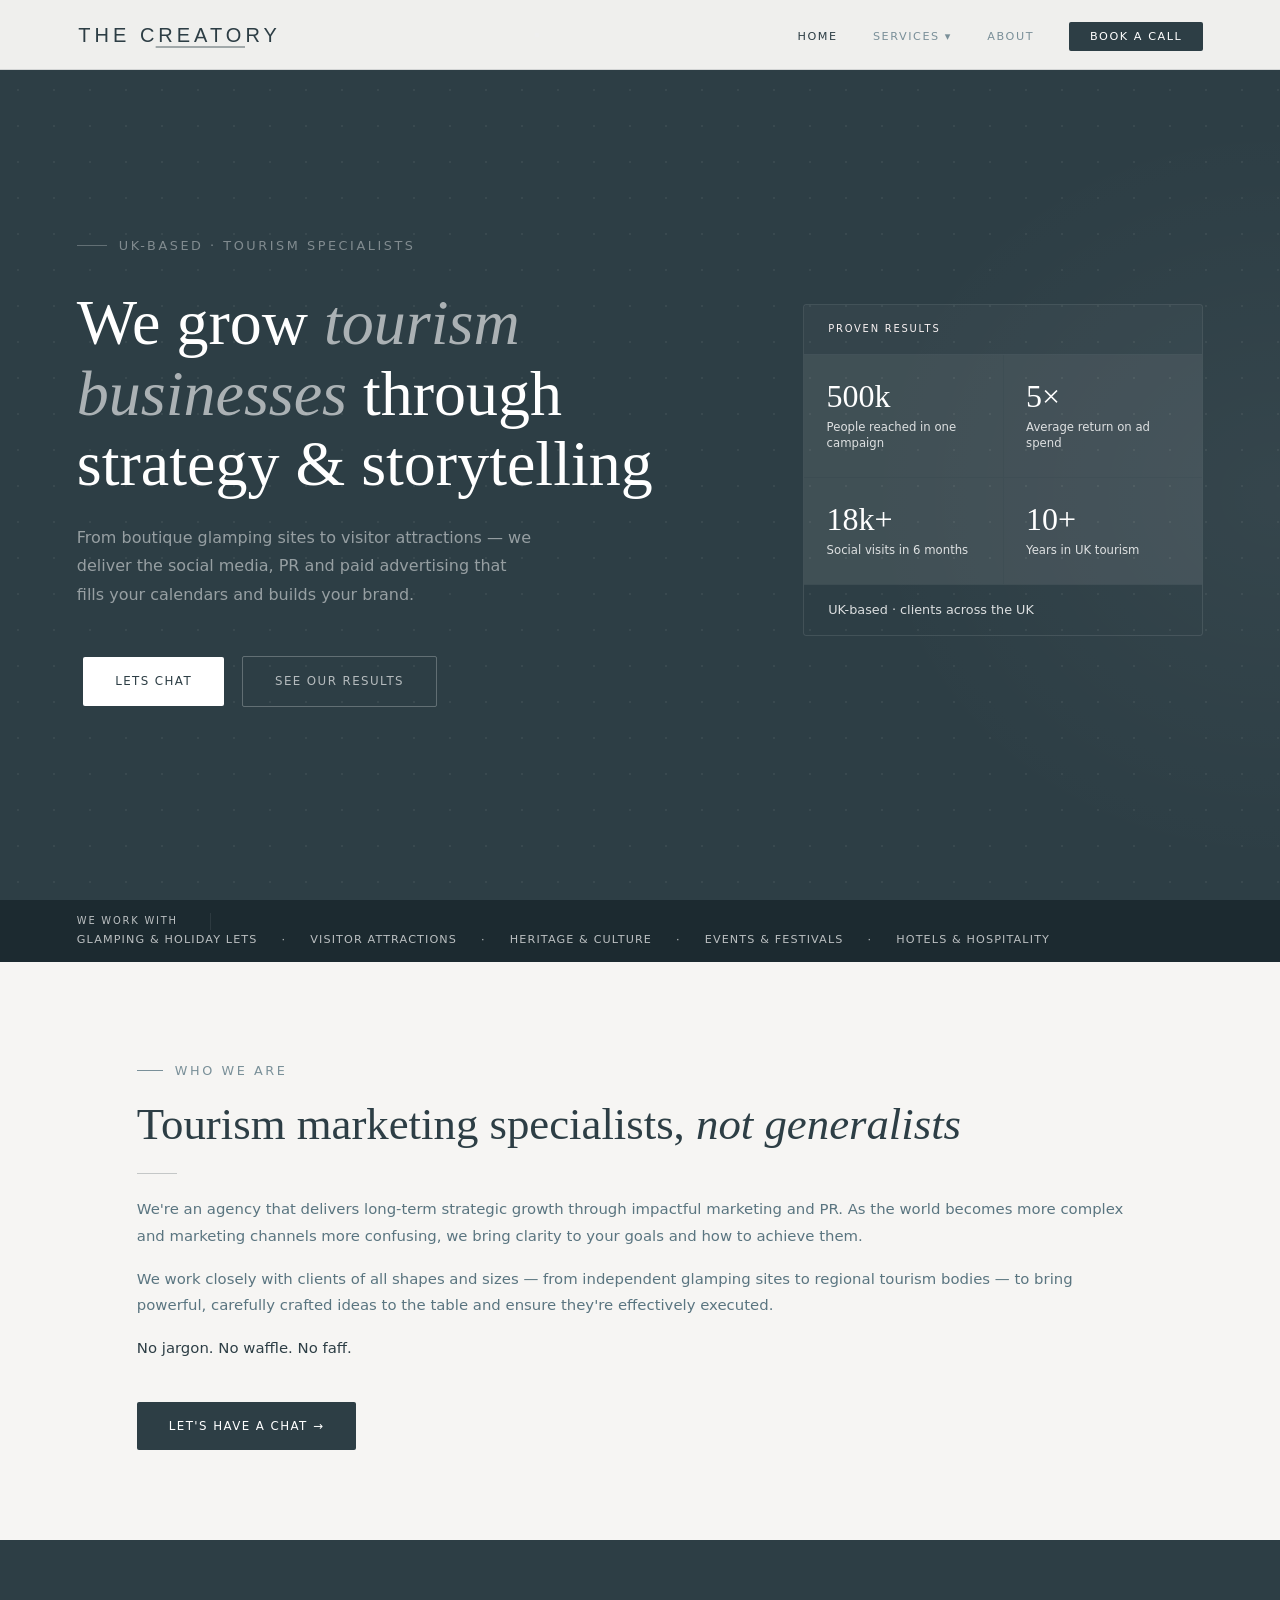
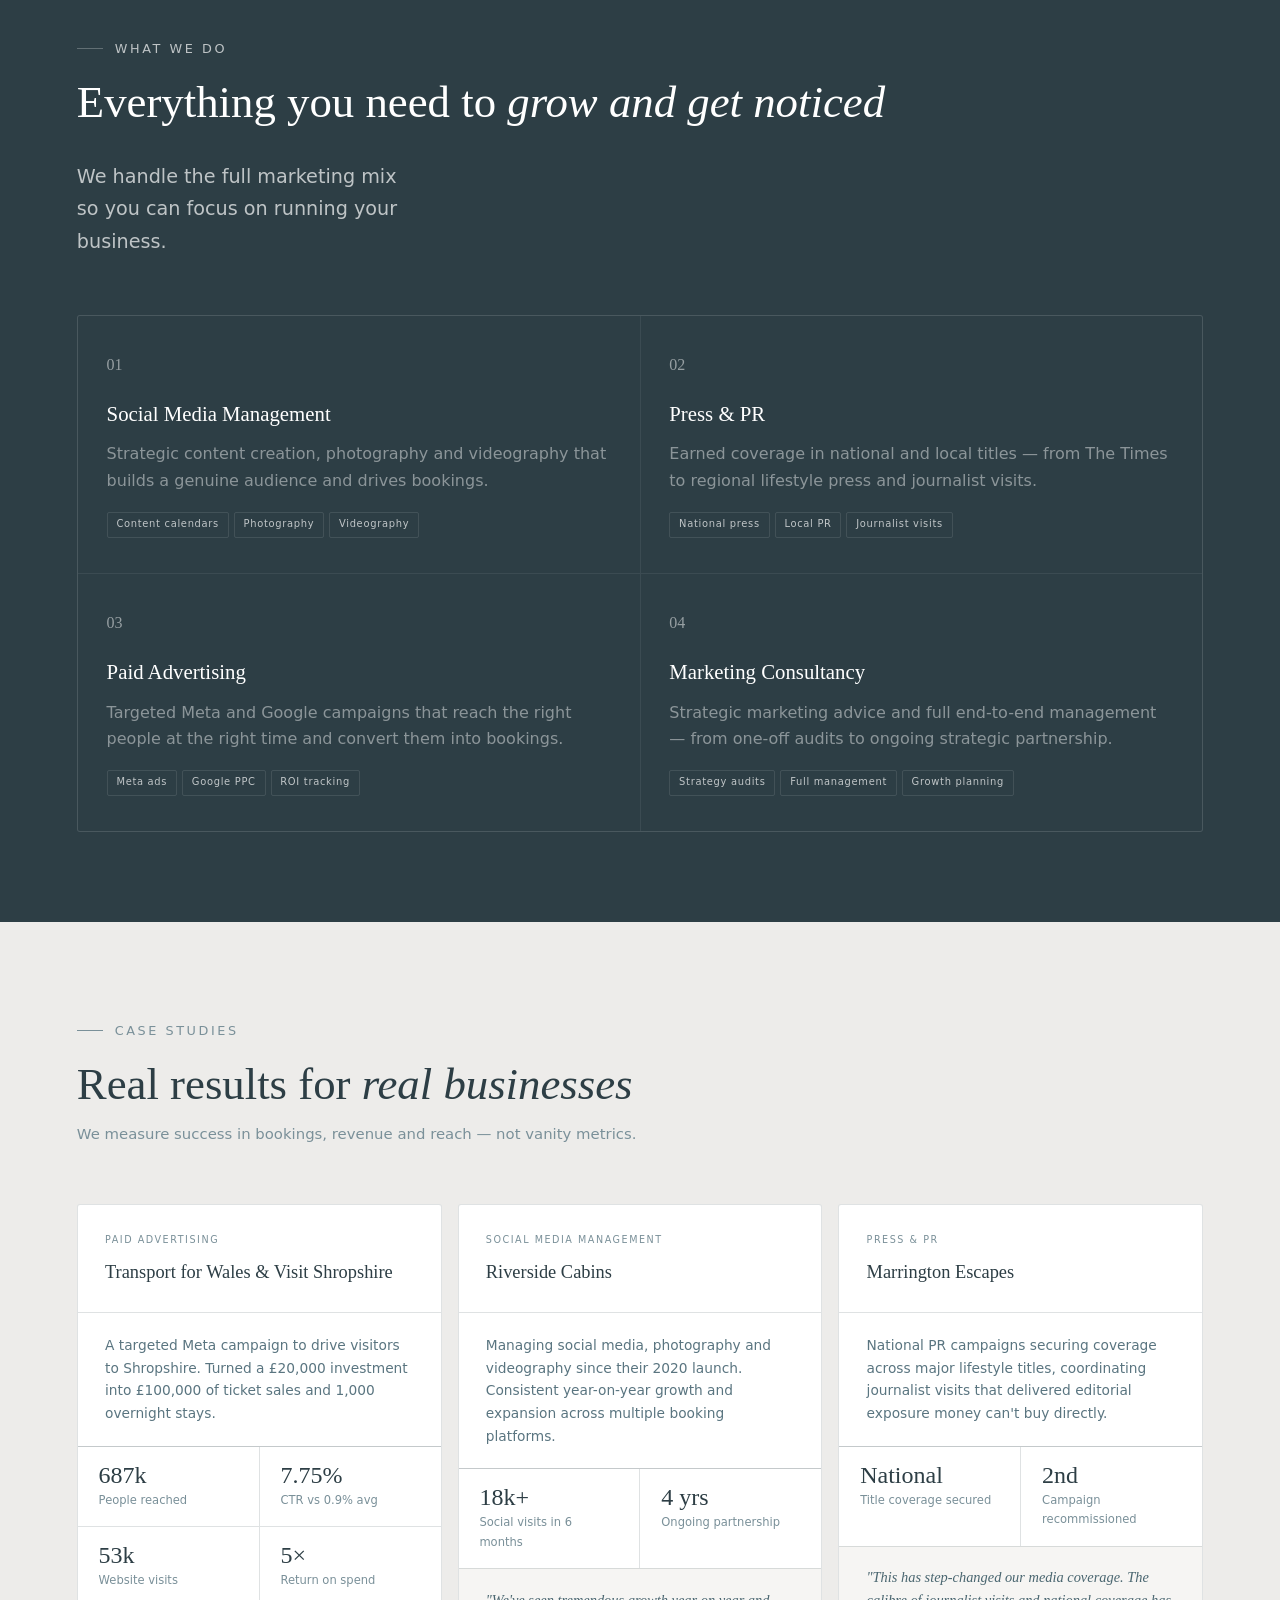
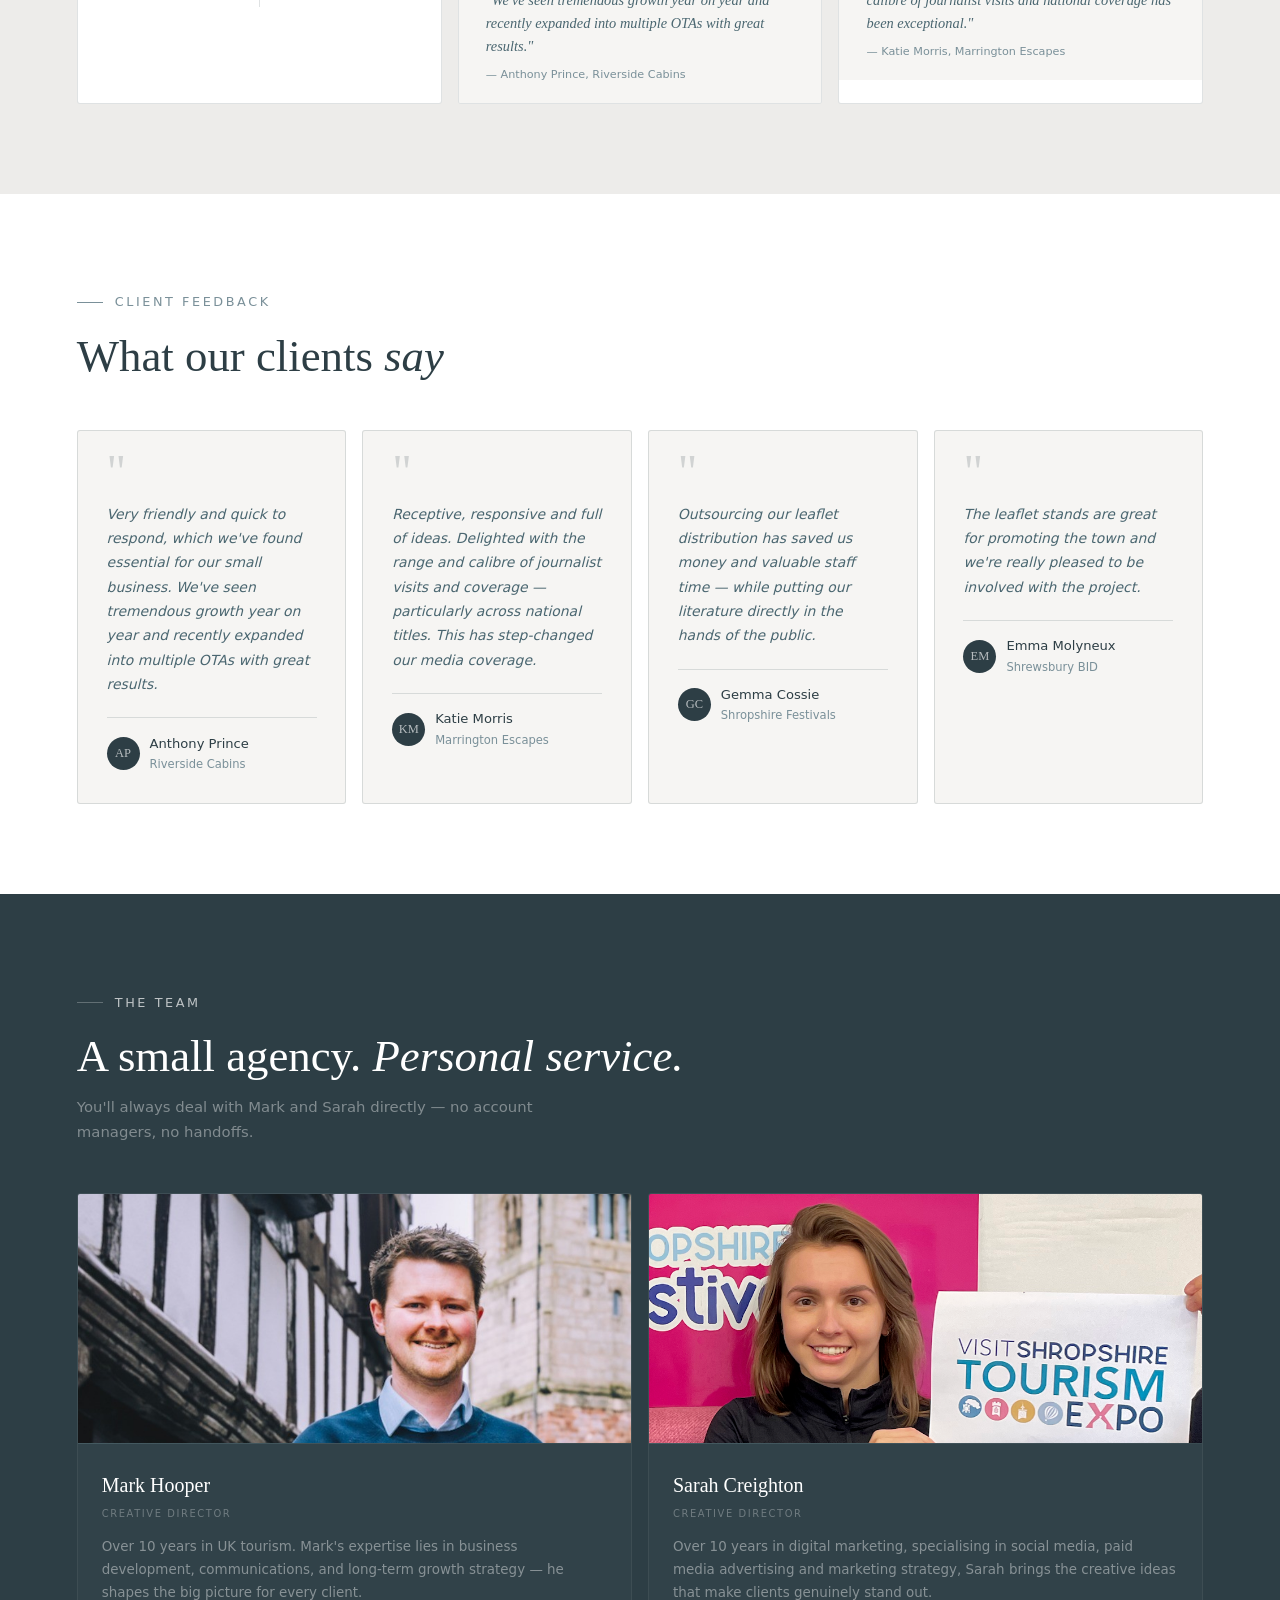
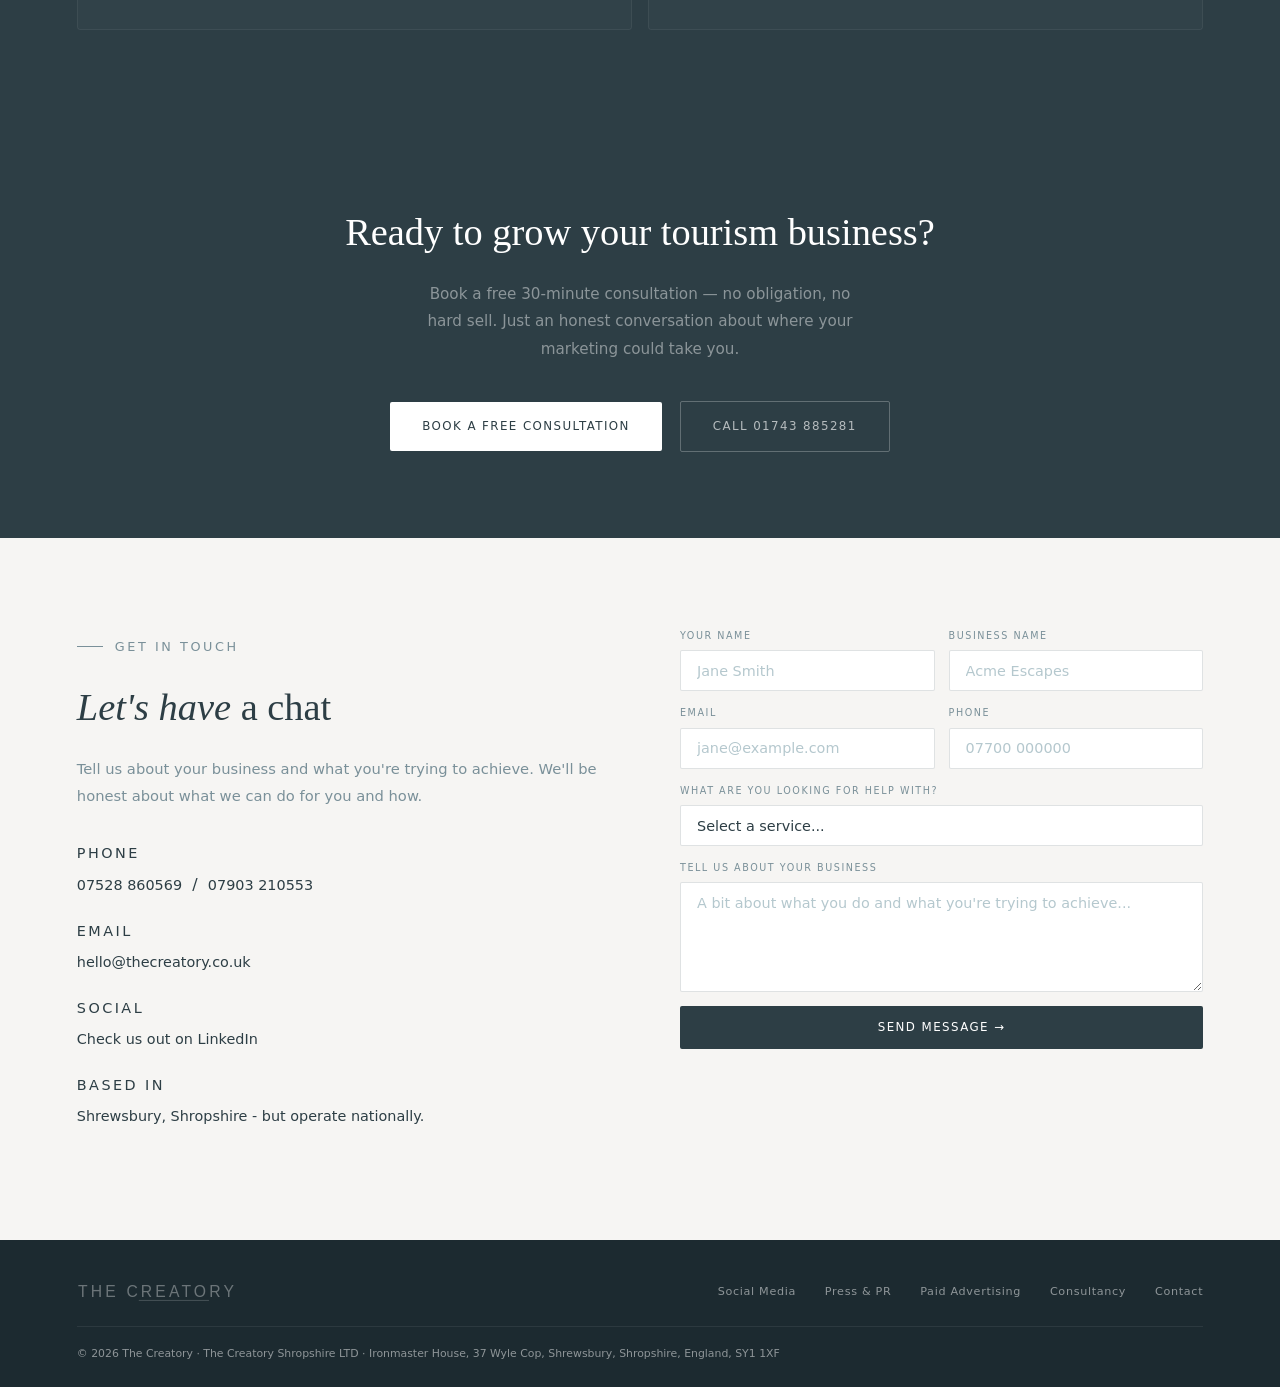
<file: index.html>
<!DOCTYPE html>
<html lang="en">
<head>
  <meta charset="UTF-8">
  <meta name="viewport" content="width=device-width, initial-scale=1.0">
  <title>The Creatory</title>
  <link rel="stylesheet" href="index.css">
  <style>
  .tc-nav {
  position: fixed;
  top: 0; left: 0; right: 0;
  z-index: 1000;
  background: rgba(246,245,243,0.97);
  backdrop-filter: blur(10px);
  border-bottom: 1px solid rgba(45,62,69,0.15);
  padding: 0 6%;
  display: flex;
  align-items: center;
  justify-content: space-between;
  height: 70px;
}
.tc-nav-logo {
  text-decoration: none;
  display: flex;
  align-items: center;
  flex-shrink: 0;
  z-index: 1001;
}
.tc-logo-svg { height: 28px; width: auto; }

/* Desktop link list */
.tc-nav-links {
  display: flex;
  flex-direction: row;
  gap: 2.2rem;
  list-style: none;
  align-items: center;
  margin: 0; padding: 0;
}
.tc-nav-links a {
  font-size: 0.7rem;
  font-weight: 400;
  letter-spacing: 0.14em;
  text-transform: uppercase;
  color: #7A9099;
  text-decoration: none;
  transition: color 0.2s;
  white-space: nowrap;
}
.tc-nav-links a:hover,
.tc-nav-links a.active { color: #2D3E45; }

/* CTA pill */
.tc-nav-cta {
  background: #2D3E45 !important;
  color: #fff !important;
  padding: 0.5rem 1.3rem !important;
  border-radius: 2px !important;
  font-weight: 500 !important;
}
.tc-nav-cta:hover { background: #374D55 !important; }

/* Services dropdown */
.tc-dropdown { position: relative; }
.tc-dropdown-menu {
  position: absolute;
  top: 100%;
  left: 50%;
  transform: translateX(-50%);
  padding-top: 12px;
  opacity: 0;
  pointer-events: none;
  transition: opacity 0.2s;
  z-index: 1002;
  min-width: 210px;
}
.tc-dropdown:hover .tc-dropdown-menu {
  opacity: 1;
  pointer-events: all;
}
.tc-dropdown-menu a {
  display: block;
  background: #fff;
  padding: 0.75rem 1.2rem;
  font-size: 0.68rem;
  letter-spacing: 0.1em;
  text-transform: uppercase;
  color: #7A9099 !important;
  border-bottom: 1px solid rgba(45,62,69,0.1);
  text-decoration: none;
  white-space: nowrap;
}
.tc-dropdown-menu a:first-child { border-radius: 3px 3px 0 0; }
.tc-dropdown-menu a:last-child  { border-bottom: none; border-radius: 0 0 3px 3px; }
.tc-dropdown-menu a:hover       { background: #F6F5F3; color: #2D3E45 !important; }

/* Animate to X */
.tc-menu-toggle.open span:nth-child(1) { transform: translateY(8px) rotate(45deg); }
.tc-menu-toggle.open span:nth-child(2) { opacity: 0; }
.tc-menu-toggle.open span:nth-child(3) { transform: translateY(-8px) rotate(-45deg); }

/* ================================================
   MOBILE NAV (≤ 768px)
   ================================================ */
@media (max-width: 768px) {
  .tc-menu-toggle { display: flex; }

  .tc-nav-links {
    display: none;
    flex-direction: column;
    align-items: stretch;
    gap: 0;
    position: absolute;
    top: 70px;
    left: 0; right: 0;
    background: rgba(246,245,243,0.98);
    backdrop-filter: blur(10px);
    border-bottom: 2px solid rgba(45,62,69,0.12);
    box-shadow: 0 8px 24px rgba(45,62,69,0.08);
    padding: 0.5rem 0 1rem;
  }
  .tc-nav-links.open { display: flex; }

  .tc-nav-links li { border-bottom: 1px solid rgba(45,62,69,0.07); }
  .tc-nav-links li:last-child { border-bottom: none; }

  .tc-nav-links > li > a {
    display: block;
    padding: 0.9rem 6%;
    font-size: 0.8rem;
    color: #2D3E45;
    letter-spacing: 0.1em;
  }

  /* Services dropdown becomes flat list */
  .tc-dropdown-menu {
    position: static;
    opacity: 1;
    pointer-events: all;
    padding-top: 0;
    transform: none;
    min-width: 0;
  }
  .tc-dropdown-menu a {
    padding: 0.65rem 10%;
    font-size: 0.72rem;
    background: rgba(45,62,69,0.04);
    color: #7A9099 !important;
    border-bottom: 1px solid rgba(45,62,69,0.06);
    border-radius: 0 !important;
  }
  .tc-dropdown-menu a:last-child { border-bottom: none; }

  /* CTA full width */
  .tc-nav-links .tc-nav-cta {
    display: block !important;
    margin: 0.75rem 6% 0 !important;
    padding: 0.8rem 1rem !important;
    text-align: center !important;
    border-radius: 2px !important;
  }
}

/* ================================================
   FULL MOBILE LAYOUT (≤ 768px)
   ================================================ */
@media (max-width: 768px) {

  /* Hero stacks vertically */
  .home-hero-inner { grid-template-columns: 1fr !important; gap: 40px !important; }
  .home-hero {
    min-height: 0 !important;
    height: auto !important;
    padding: 50px 5% 50px !important;
    align-items: flex-start !important;
  }
   .home-hero-content { width: 100% !important; }
  .home-hero h1 { font-size: 2.1rem !important; line-height: 1.2 !important; margin-bottom: 1rem !important; }
  .home-eyebrow { font-size: 0.65rem !important; margin-bottom: 1.2rem !important; white-space: normal !important; }
  .home-hero-sub { font-size: 0.92rem !important; margin-bottom: 1.8rem !important; }
  .home-hero-panel { width: 100% !important; max-width: 100% !important; }
  .home-stats-grid { grid-template-columns: 1fr 1fr !important; }
  .home-stat { padding: 1.2rem 1rem !important; }
  .home-stat-num { font-size: 1.6rem !important; }
  .home-stat-lbl { font-size: 0.7rem !important; }

  /* Ticker wraps neatly */
  .tc-ticker { flex-direction: column; align-items: flex-start; gap: 0.5rem; padding: 14px 5%; }
  .tc-ticker-label { border-right: none; padding-right: 0; margin-right: 0; border-bottom: 1px solid rgba(255,255,255,0.08); padding-bottom: 0.5rem; margin-bottom: 0.25rem; width: 100%; }
  .tc-ticker-items { gap: 0.75rem; }

  /* About section */
  .home-about { padding: 60px 5% !important; }
  .home-about-inner { flex-direction: column !important; gap: 40px; }
  .home-about-stats { grid-template-columns: 1fr 1fr !important; }

  /* Services 1 column */
  .home-services { padding: 60px 5% !important; }
  .home-svc-grid { grid-template-columns: 1fr !important; }
  .home-services-top { flex-direction: column !important; align-items: flex-start !important; gap: 1rem !important; }

  /* Case studies 1 column */
  .home-cases { padding: 60px 5% !important; }
  .home-case-grid { grid-template-columns: 1fr !important; }

  /* Testimonials 1 column */
  .home-testimonials { padding: 60px 5% !important; }
  .home-test-grid { grid-template-columns: 1fr !important; }

  /* Team 1 column */
  .home-team { padding: 60px 5% !important; }
  .home-team-grid { grid-template-columns: 1fr !important; }

  /* CTA band */
  .tc-cta-band { padding: 60px 5% !important; }
  .tc-cta-band h2 { font-size: 1.7rem !important; }
  .tc-btn-white, .tc-btn-ghost {
    display: block !important;
    width: 100% !important;
    text-align: center !important;
    margin: 0.5rem 0 !important;
    box-sizing: border-box !important;
  }

  /* Contact form */
  .tc-contact { padding: 60px 5% !important; }
  .tc-contact-inner { grid-template-columns: 1fr !important; gap: 40px !important; }
  .tc-form-row { grid-template-columns: 1fr !important; }
  .tc-fgroup input,
  .tc-fgroup textarea,
  .tc-fgroup select {
    width: 100% !important;
    font-size: 1rem !important; /* prevents iOS zoom on focus */
  }

  /* Footer stacks */
  .tc-footer { padding: 36px 5% 20px !important; }
  .tc-footer-inner { flex-direction: column !important; align-items: flex-start !important; gap: 1.2rem !important; }
  .tc-footer-links { flex-wrap: wrap !important; gap: 0.75rem 1.5rem !important; }
  .tc-logo-svg-footer { height: 20px !important; }

  /* General overflow guard */
  body { overflow-x: hidden; }
  img, svg, iframe { max-width: 100%; }
}
</style>
</head>
</body>


<nav class="tc-nav">
  <a href="/" class="tc-nav-logo">
    <svg class="tc-logo-svg" viewBox="0 0 300 42" fill="none" xmlns="http://www.w3.org/2000/svg">
      <text x="2" y="32" font-family="'Jost','Outfit',sans-serif" font-weight="300" font-size="30" letter-spacing="6" fill="#2D3E45">THE CREATORY</text>
      <line x1="118" y1="39" x2="252" y2="39" stroke="#2D3E45" stroke-width="1.2"/>
    </svg>
  </a>

  <!-- Hamburger button — hidden on desktop, shown on mobile -->
  <button class="tc-menu-toggle" id="menuToggle" aria-label="Open menu" aria-expanded="false">
    <span></span>
    <span></span>
    <span></span>
  </button>

  <ul class="tc-nav-links" id="navLinks">
    <li><a href="/" class="active">Home</a></li>
    <li class="tc-dropdown">
      <a href="#">Services ▾</a>
      <div class="tc-dropdown-menu">
        <a href="/social-media.html">Social Media Management</a>
        <a href="/press-pr.html">Press &amp; PR</a>
        <a href="/paid-ads.html">Paid Advertising</a>
        <a href="/consultancy.html">Marketing Consultancy</a>
      </div>
    </li>
    <li><a href="#team">About</a></li>
    <li><a href="#contact" class="tc-nav-cta">Book a call</a></li>
  </ul>
</nav>

<script>
  // Hamburger toggle
  const toggle = document.getElementById('menuToggle');
  const nav    = document.getElementById('navLinks');

  toggle.addEventListener('click', function () {
    const isOpen = nav.classList.toggle('open');
    toggle.classList.toggle('open', isOpen);
    toggle.setAttribute('aria-expanded', isOpen);
  });

  // Close menu when any nav link is tapped
  nav.querySelectorAll('a').forEach(function (link) {
    link.addEventListener('click', function () {
      nav.classList.remove('open');
      toggle.classList.remove('open');
      toggle.setAttribute('aria-expanded', 'false');
    });
  });
</script>

<!-- HERO -->
<section class="home-hero">
  <div class="home-hero-inner">
    <div class="home-hero-content">
      <div class="home-eyebrow">UK-based · Tourism specialists</div>
      <h1>We grow <em>tourism businesses</em> through strategy &amp; storytelling</h1>
      <p class="home-hero-sub">From boutique glamping sites to visitor attractions — we deliver the social media, PR and paid advertising that fills your calendars and builds your brand.</p>
      <a href="#contact" class="tc-btn-white">Lets Chat</a>
      <a href="#cases" class="home-btn-ghost">See our results</a>
    </div>
    <div class="home-hero-panel">
      <div class="home-panel-header">Proven results</div>
      <div class="home-stats-grid">
        <div class="home-stat">
          <div class="home-stat-num">500k</div>
          <div class="home-stat-lbl">People reached in one campaign</div>
        </div>
        <div class="home-stat">
          <div class="home-stat-num">5×</div>
          <div class="home-stat-lbl">Average return on ad spend</div>
        </div>
        <div class="home-stat">
          <div class="home-stat-num">18k+</div>
          <div class="home-stat-lbl">Social visits in 6 months</div>
        </div>
        <div class="home-stat">
          <div class="home-stat-num">10+</div>
          <div class="home-stat-lbl">Years in UK tourism</div>
        </div>
      </div>
      <div class="home-panel-footer">UK-based · clients across the UK</div>
    </div>
  </div>
</section>

<!-- TICKER -->
<div class="tc-ticker">
  <span class="tc-ticker-label">We work with</span>
  <div class="tc-ticker-items">
    <span class="tc-ticker-item">Glamping &amp; Holiday Lets</span>
    <span class="tc-ticker-item">·</span>
    <span class="tc-ticker-item">Visitor Attractions</span>
    <span class="tc-ticker-item">·</span>
    <span class="tc-ticker-item">Heritage &amp; Culture</span>
    <span class="tc-ticker-item">·</span>
    <span class="tc-ticker-item">Events &amp; Festivals</span>
    <span class="tc-ticker-item">·</span>
    <span class="tc-ticker-item">Hotels &amp; Hospitality</span>
  </div>
</div>

<!-- ABOUT -->
<section class="home-about" id="about">
  <div class="home-about-inner">
    <div class="home-about-content">
      <div class="tc-section-tag">Who we are</div>
      <h2 class="tc-h2">Tourism marketing specialists, <em>not generalists</em></h2>
      <div class="tc-divider"></div>
      <p>We're an agency that delivers long-term strategic growth through impactful marketing and PR. As the world becomes more complex and marketing channels more confusing, we bring clarity to your goals and how to achieve them.</p>
      <p>We work closely with clients of all shapes and sizes — from independent glamping sites to regional tourism bodies — to bring powerful, carefully crafted ideas to the table and ensure they're effectively executed.</p>
      <p><strong>No jargon. No waffle. No faff.</strong></p>
      <a href="#contact" class="tc-btn-brand home-about-cta">Let's have a chat →</a>
    </div>
   
</section>

<!-- SERVICES -->
<section class="home-services" id="services">
  <div class="home-services-inner">
    <div class="home-services-top">
      <div>
        <div class="tc-section-tag light">What we do</div>
        <h2 class="tc-h2 light">Everything you need to <em>grow and get noticed</em></h2>
      </div>
      <p class="home-services-sub">We handle the full marketing mix so you can focus on running your business.</p>
    </div>
    <div class="home-svc-grid">
      <a href="/social-media" class="home-svc-card">
        <span class="home-svc-num">01</span>
        <h3>Social Media Management</h3>
        <p>Strategic content creation, photography and videography that builds a genuine audience and drives bookings.</p>
        <div class="home-svc-tags">
          <span class="home-svc-tag">Content calendars</span>
          <span class="home-svc-tag">Photography</span>
          <span class="home-svc-tag">Videography</span>
        </div>
      </a>
      <a href="/press-pr" class="home-svc-card">
        <span class="home-svc-num">02</span>
        <h3>Press &amp; PR</h3>
        <p>Earned coverage in national and local titles — from The Times to regional lifestyle press and journalist visits.</p>
        <div class="home-svc-tags">
          <span class="home-svc-tag">National press</span>
          <span class="home-svc-tag">Local PR</span>
          <span class="home-svc-tag">Journalist visits</span>
        </div>
      </a>
      <a href="/paid-ads" class="home-svc-card">
        <span class="home-svc-num">03</span>
        <h3>Paid Advertising</h3>
        <p>Targeted Meta and Google campaigns that reach the right people at the right time and convert them into bookings.</p>
        <div class="home-svc-tags">
          <span class="home-svc-tag">Meta ads</span>
          <span class="home-svc-tag">Google PPC</span>
          <span class="home-svc-tag">ROI tracking</span>
        </div>
      </a>
      <a href="/consultancy" class="home-svc-card">
        <span class="home-svc-num">04</span>
        <h3>Marketing Consultancy</h3>
        <p>Strategic marketing advice and full end-to-end management — from one-off audits to ongoing strategic partnership.</p>
        <div class="home-svc-tags">
          <span class="home-svc-tag">Strategy audits</span>
          <span class="home-svc-tag">Full management</span>
          <span class="home-svc-tag">Growth planning</span>
        </div>
      </a>
    </div>
  </div>
</section>

<!-- CASE STUDIES -->
<section class="home-cases" id="cases">
  <div class="home-cases-inner">
    <div class="home-cases-top">
      <div class="tc-section-tag">Case studies</div>
      <h2 class="tc-h2">Real results for <em>real businesses</em></h2>
      <p>We measure success in bookings, revenue and reach — not vanity metrics.</p>
    </div>
    <div class="home-case-grid">
      <div class="home-case-card">
        <div class="home-case-top">
          <span class="home-case-svc">Paid Advertising</span>
          <h3>Transport for Wales &amp; Visit Shropshire</h3>
        </div>
        <div class="home-case-body">
          <p>A targeted Meta campaign to drive visitors to Shropshire. Turned a £20,000 investment into £100,000 of ticket sales and 1,000 overnight stays.</p>
        </div>
        <div class="home-case-metrics">
          <div class="home-case-metric">
            <div class="home-metric-num">687k</div>
            <div class="home-metric-lbl">People reached</div>
          </div>
          <div class="home-case-metric">
            <div class="home-metric-num">7.75%</div>
            <div class="home-metric-lbl">CTR vs 0.9% avg</div>
          </div>
          <div class="home-case-metric">
            <div class="home-metric-num">53k</div>
            <div class="home-metric-lbl">Website visits</div>
          </div>
          <div class="home-case-metric">
            <div class="home-metric-num">5×</div>
            <div class="home-metric-lbl">Return on spend</div>
          </div>
        </div>
      </div>
      <div class="home-case-card">
        <div class="home-case-top">
          <span class="home-case-svc">Social Media Management</span>
          <h3>Riverside Cabins</h3>
        </div>
        <div class="home-case-body">
          <p>Managing social media, photography and videography since their 2020 launch. Consistent year-on-year growth and expansion across multiple booking platforms.</p>
        </div>
        <div class="home-case-metrics">
          <div class="home-case-metric">
            <div class="home-metric-num">18k+</div>
            <div class="home-metric-lbl">Social visits in 6 months</div>
          </div>
          <div class="home-case-metric">
            <div class="home-metric-num">4 yrs</div>
            <div class="home-metric-lbl">Ongoing partnership</div>
          </div>
        </div>
        <div class="home-case-quote">"We've seen tremendous growth year on year and recently expanded into multiple OTAs with great results."<cite>— Anthony Prince, Riverside Cabins</cite></div>
      </div>
      <div class="home-case-card">
        <div class="home-case-top">
          <span class="home-case-svc">Press &amp; PR</span>
          <h3>Marrington Escapes</h3>
        </div>
        <div class="home-case-body">
          <p>National PR campaigns securing coverage across major lifestyle titles, coordinating journalist visits that delivered editorial exposure money can't buy directly.</p>
        </div>
        <div class="home-case-metrics">
          <div class="home-case-metric">
            <div class="home-metric-num">National</div>
            <div class="home-metric-lbl">Title coverage secured</div>
          </div>
          <div class="home-case-metric">
            <div class="home-metric-num">2nd</div>
            <div class="home-metric-lbl">Campaign recommissioned</div>
          </div>
        </div>
        <div class="home-case-quote">"This has step-changed our media coverage. The calibre of journalist visits and national coverage has been exceptional."<cite>— Katie Morris, Marrington Escapes</cite></div>
      </div>
    </div>
  </div>
</section>

<!-- TESTIMONIALS -->
<section class="home-testimonials">
  <div class="home-test-inner">
    <div class="tc-section-tag">Client feedback</div>
    <h2 class="tc-h2">What our clients <em>say</em></h2>
    <div class="home-test-grid">
      <div class="home-test-card">
        <span class="home-test-mark">"</span>
        <blockquote>Very friendly and quick to respond, which we've found essential for our small business. We've seen tremendous growth year on year and recently expanded into multiple OTAs with great results.</blockquote>
        <div class="home-test-author">
          <div class="home-author-init">AP</div>
          <div>
            <div class="home-author-name">Anthony Prince</div>
            <div class="home-author-co">Riverside Cabins</div>
          </div>
        </div>
      </div>
      <div class="home-test-card">
        <span class="home-test-mark">"</span>
        <blockquote>Receptive, responsive and full of ideas. Delighted with the range and calibre of journalist visits and coverage — particularly across national titles. This has step-changed our media coverage.</blockquote>
        <div class="home-test-author">
          <div class="home-author-init">KM</div>
          <div>
            <div class="home-author-name">Katie Morris</div>
            <div class="home-author-co">Marrington Escapes</div>
          </div>
        </div>
      </div>
      <div class="home-test-card">
        <span class="home-test-mark">"</span>
        <blockquote>Outsourcing our leaflet distribution has saved us money and valuable staff time — while putting our literature directly in the hands of the public.</blockquote>
        <div class="home-test-author">
          <div class="home-author-init">GC</div>
          <div>
            <div class="home-author-name">Gemma Cossie</div>
            <div class="home-author-co">Shropshire Festivals</div>
          </div>
        </div>
      </div>
      <div class="home-test-card">
        <span class="home-test-mark">"</span>
        <blockquote>The leaflet stands are great for promoting the town and we're really pleased to be involved with the project.</blockquote>
        <div class="home-test-author">
          <div class="home-author-init">EM</div>
          <div>
            <div class="home-author-name">Emma Molyneux</div>
            <div class="home-author-co">Shrewsbury BID</div>
          </div>
        </div>
      </div>
    </div>
  </div>
</section>

<!-- TEAM -->
<section class="home-team" id="team">
  <div class="home-team-inner">
    <div class="tc-section-tag light">The team</div>
    <h2 class="tc-h2 light">A small agency. <em>Personal service.</em></h2>
    <p class="home-team-sub">You'll always deal with Mark and Sarah directly — no account managers, no handoffs.</p>
    <div class="home-team-grid">
      <div class="home-team-card">
        <div class="home-team-photo">
          <img src="images/mark.jpeg" alt="Mark Hooper" class="team-avatar">
        </div>
        <div class="home-team-info">
          <h3>Mark Hooper</h3>
          <div class="home-team-role">Creative Director</div>
          <p>Over 10 years in UK tourism. Mark's expertise lies in business development, communications, and long-term growth strategy — he shapes the big picture for every client.</p>
        </div>
      </div>
      <div class="home-team-card">
        <div class="home-team-photo">
            <img src="images/sarah.png" alt="Sarah Creighton" class="team-avatar">
        </div>
        <div class="home-team-info">
          <h3>Sarah Creighton</h3>
          <div class="home-team-role">Creative Director</div>
          <p>Over 10 years in digital marketing, specialising in social media, paid media advertising and marketing strategy,  Sarah brings the creative ideas that make clients genuinely stand out.</p>
        </div>
      </div>
    </div>
  </div>
</section>

<!-- CTA BAND -->
<div class="tc-cta-band">
  <h2>Ready to grow your tourism business?</h2>
  <p>Book a free 30-minute consultation — no obligation, no hard sell. Just an honest conversation about where your marketing could take you.</p>
  <a href="#contact" class="tc-btn-white">Book a free consultation</a>
  <a href="tel:01743885281" class="tc-btn-ghost">Call 01743 885281</a>
</div>

<!-- CONTACT -->
<section class="tc-contact" id="contact">
  <div class="tc-contact-inner">
    <div class="tc-contact-info">
      <div class="tc-section-tag">Get in touch</div>
      <h2><em>Let's have</em> a chat</h2>
      <p>Tell us about your business and what you're trying to achieve. We'll be honest about what we can do for you and how.</p>
      <div class="tc-cinfo">
        <span class="tc-cinfo-label">Phone</span>
        <a href="tel:">07528 860569</a> &nbsp;/&nbsp;
        <a href="tel:07903210553">07903 210553</a>
      </div>
      <div class="tc-cinfo">
        <span class="tc-cinfo-label">Email</span>
        <a href="mailto:hello@thecreatory.co.uk">hello@thecreatory.co.uk</a>
      </div>
      <div class="tc-cinfo">
        <span class="tc-cinfo-label">Social</span>
        <a href="https://www.linkedin.com/in/mark-hooper-47484bb6" target="_blank">Check us out on LinkedIn</a>
      </div>
      <div class="tc-cinfo">
        <span class="tc-cinfo-label">Based in</span>
        <span>Shrewsbury, Shropshire - but operate nationally.</span>
      </div>
    </div>
    <form class="tc-form" action="https://formspree.io/f/mpqendya" method="POST">
      <div class="tc-form-row">
        <div class="tc-fgroup">
          <label>Your name</label>
          <input type="text" name="name" placeholder="Jane Smith" required>
        </div>
        <div class="tc-fgroup">
          <label>Business name</label>
          <input type="text" name="business" placeholder="Acme Escapes">
        </div>
      </div>
      <div class="tc-form-row">
        <div class="tc-fgroup">
          <label>Email</label>
          <input type="email" name="email" placeholder="jane@example.com" required>
        </div>
        <div class="tc-fgroup">
          <label>Phone</label>
          <input type="tel" name="phone" placeholder="07700 000000">
        </div>
      </div>
      <div class="tc-fgroup">
        <label>What are you looking for help with?</label>
        <select name="service">
          <option value="">Select a service...</option>
          <option>Social Media Management</option>
          <option>Press &amp; PR</option>
          <option>Paid Advertising</option>
          <option>Marketing Consultancy</option>
          <option>Not sure yet</option>
        </select>
      </div>
      <div class="tc-fgroup">
        <label>Tell us about your business</label>
        <textarea name="message" placeholder="A bit about what you do and what you're trying to achieve..."></textarea>
      </div>
      <button type="submit" class="tc-btn-brand">Send message →</button>
    </form>
  </div>
</section>

<!-- FOOTER -->
<footer class="tc-footer">
  <div class="tc-footer-inner">
    <svg class="tc-logo-svg-footer" viewBox="0 0 300 42" fill="none" xmlns="http://www.w3.org/2000/svg">
      <text x="2" y="32" font-family="'Jost',sans-serif" font-weight="300" font-size="30" letter-spacing="6" fill="#FFFFFF">THE CREATORY</text>
      <line x1="118" y1="39" x2="252" y2="39" stroke="#FFFFFF" stroke-width="1"/>
    </svg>
    <div class="tc-footer-links">
      <a href="/social-media.html">Social Media</a>
      <a href="/press-pr.html">Press &amp; PR</a>
      <a href="/paid-ads.html">Paid Advertising</a>
      <a href="/consultancy.html">Consultancy</a>
      <a href="#contact">Contact</a>
    </div>
  </div>
  <div class="tc-footer-copy">© 2026 The Creatory · The Creatory Shropshire LTD · Ironmaster House, 37 Wyle Cop, Shrewsbury, Shropshire, England, SY1 1XF
</div>
</footer>
<script>
  const toggle = document.getElementById('menuToggle');
  const nav = document.getElementById('navLinks');

  if (toggle && nav) {
    toggle.addEventListener('click', function () {
      const isOpen = nav.classList.toggle('open');
      toggle.classList.toggle('open', isOpen);
      toggle.setAttribute('aria-expanded', isOpen);
    });

    nav.querySelectorAll('a').forEach(function (link) {
      link.addEventListener('click', function () {
        nav.classList.remove('open');
        toggle.classList.remove('open');
        toggle.setAttribute('aria-expanded', 'false');
      });
    });
  }
</script>
</body>
</html>
</file>
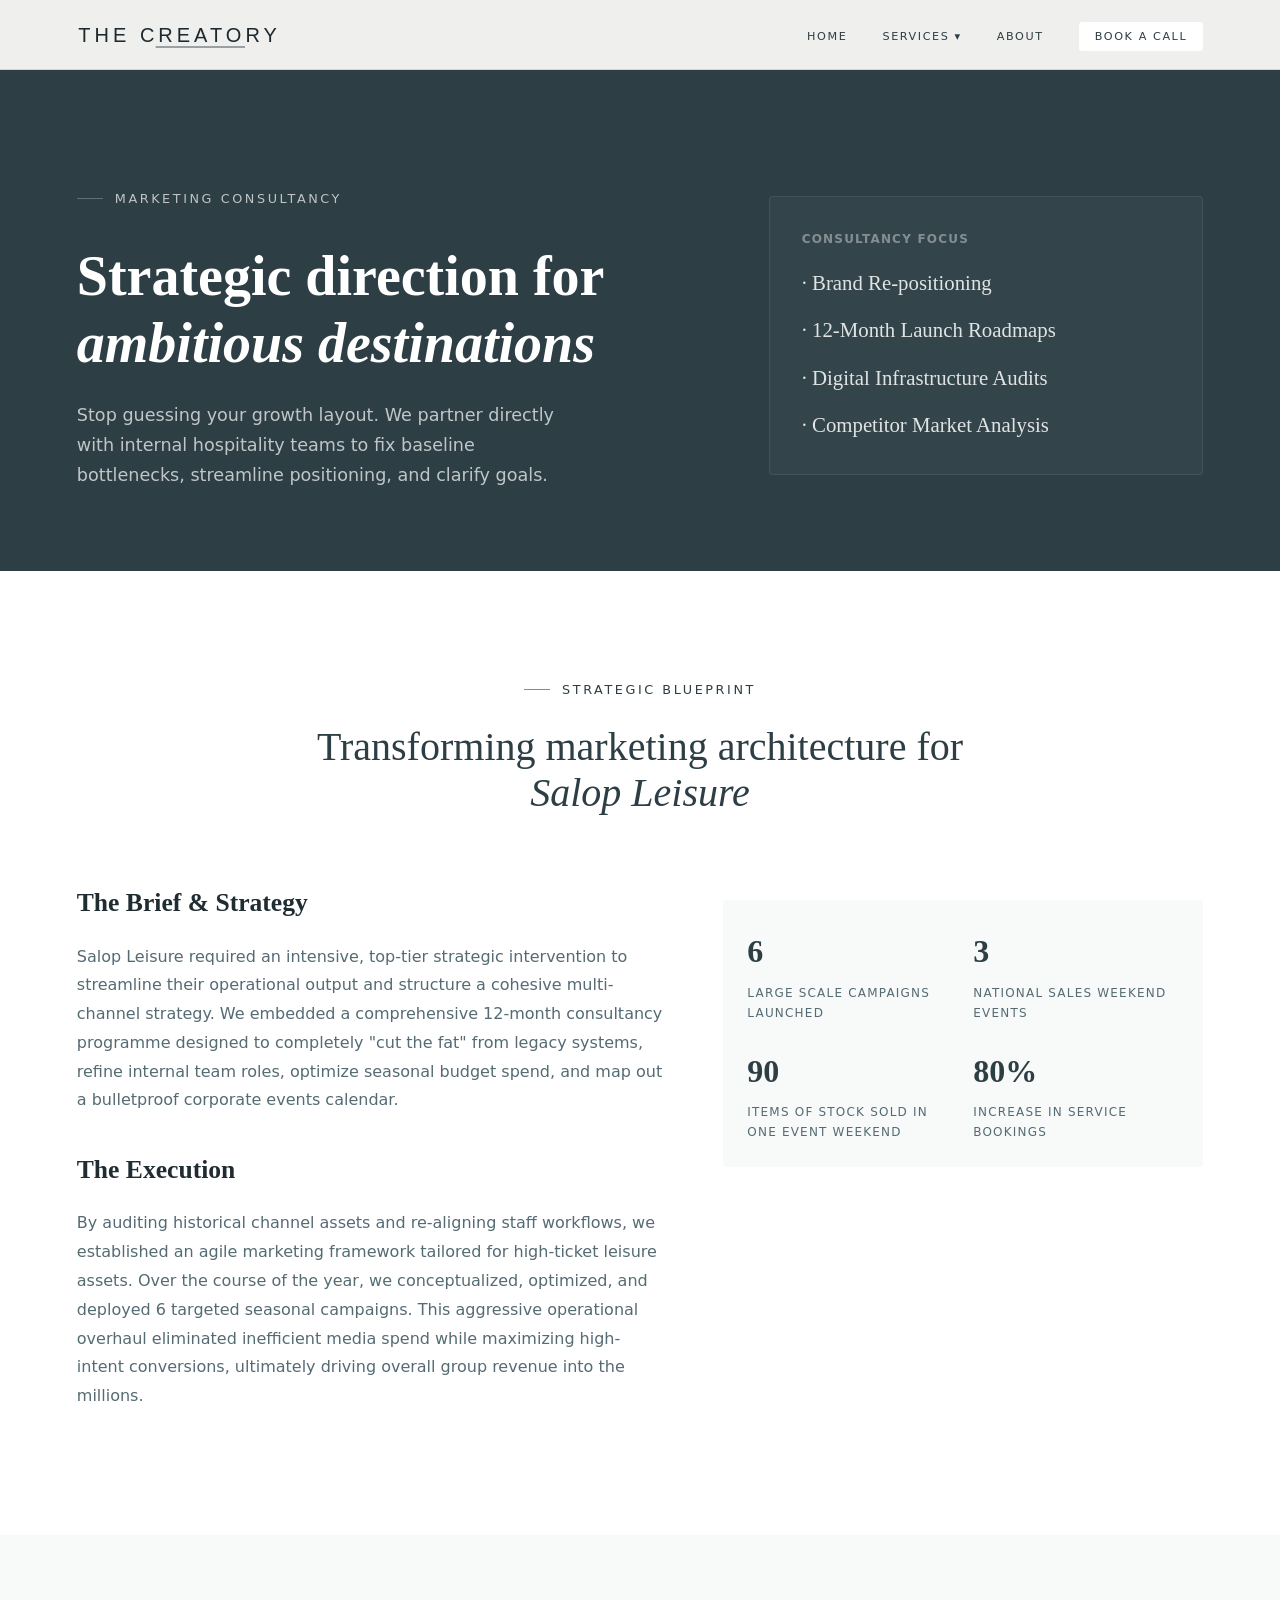
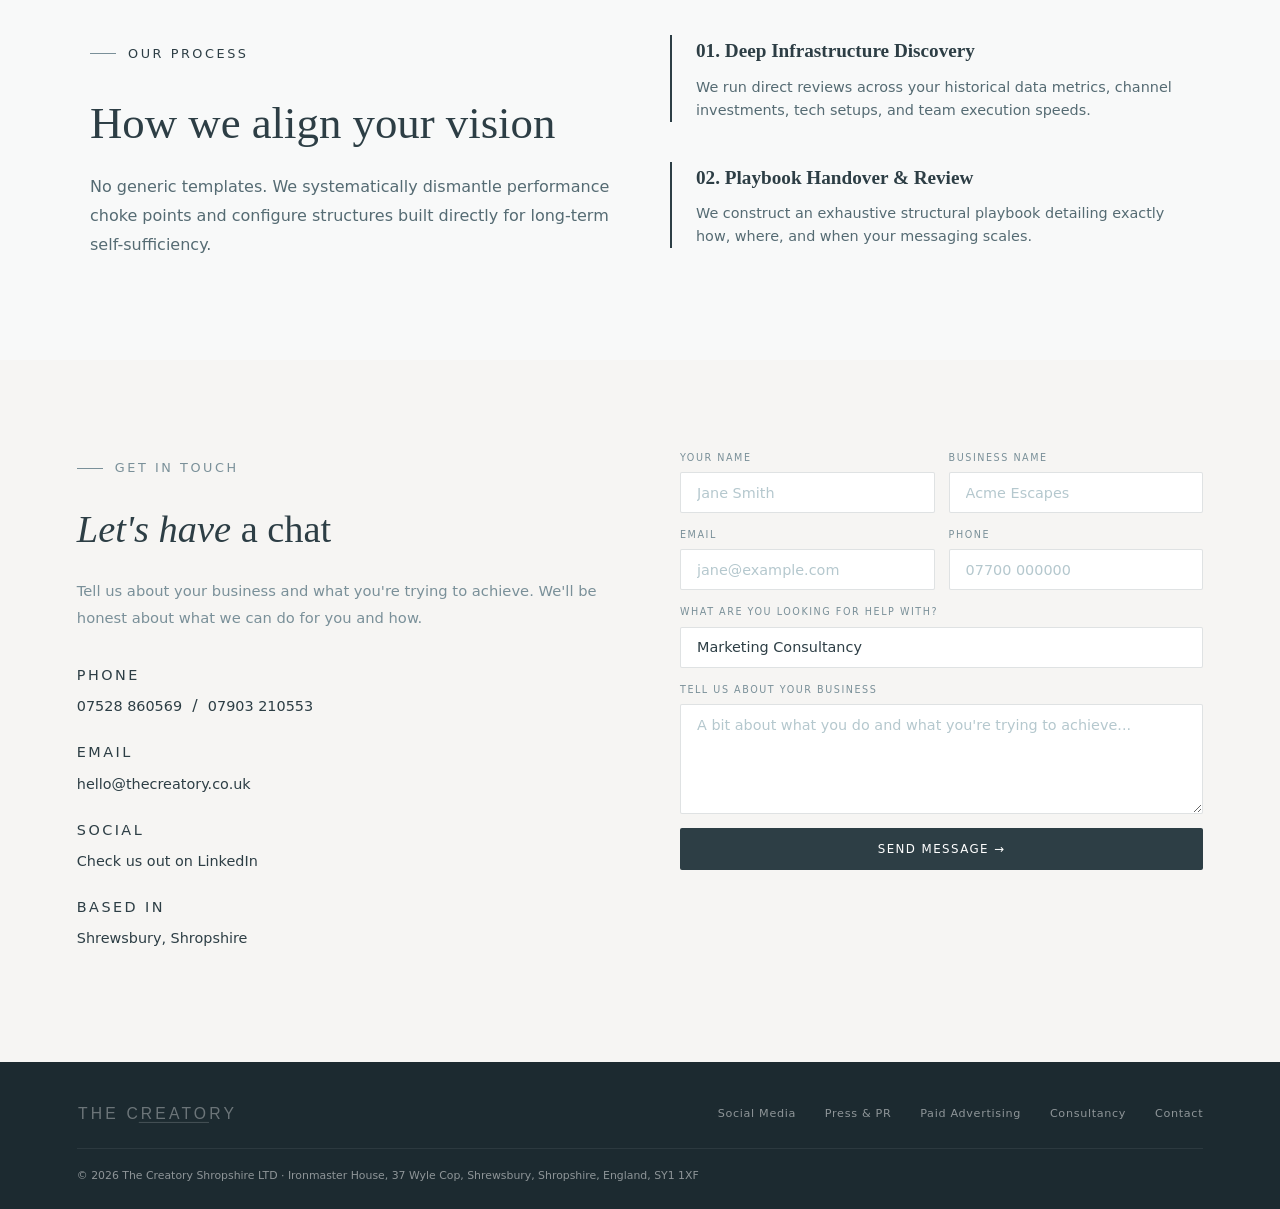
<file: consultancy.html>
<!DOCTYPE html>
<html lang="en">
<head>
  <!-- FORCES THE LINKS TO WHITE AGAINST THE DARK SLATE HERO BACKGROUND -->
  <style>
    /* 1. Turns standard navigation bar text links white */
    .tc-nav-links a { color: #ffffff !important; }
    .tc-nav-links a:hover { color: rgba(255, 255, 255, 0.7) !important; }
    
    /* 2. Keeps the drop-down menu items dark so they stay visible on white background folders */
    .tc-dropdown-menu a { color: #2D3E45 !important; }

    /* 3. FORCES THE CTA BUTTON TEXT TO BE READABLE (Dark text on light button background layout) */
    .tc-nav-links a.tc-nav-cta {
      background: #ffffff !important;
      color: #2D3E45 !important;
      padding: 8px 16px !important;
      border-radius: 3px !important;
    }
    .tc-nav-links a.tc-nav-cta:hover {
      background: rgba(255, 255, 255, 0.9) !important;
      color: #1C2A30 !important;
    }
  </style>
  <meta charset="UTF-8">
  <meta name="viewport" content="width=device-width, initial-scale=1.0">
  <title>Press & PR | The Creatory</title>
  <link rel="stylesheet" href="index.css">

  <!-- FORCES THE LINKS TO WHITE AGAINST THE DARK SLATE HERO BACKGROUND -->
  <style>
    .tc-nav-links a { color: #2D3E45 !important; }
    .tc-nav-links a:hover { color: rgba(255, 255, 255, 0.7) !important; }
    .tc-dropdown-menu a { color: #2D3E45 !important; }
  </style>

</head>
<body style="margin: 0; padding: 0; background: #2D3E45;">

  <!-- 1. NAVIGATION BLOCK -->
  <nav class="tc-nav">
    <a href="/" class="tc-nav-logo">
      <svg class="tc-logo-svg" viewBox="0 0 300 42" fill="none" xmlns="http://www.w3.org/2000/svg">
        <text x="2" y="32" font-family="'Jost','Outfit',sans-serif" font-weight="300" font-size="30" letter-spacing="6" fill="#1C2A30">THE CREATORY</text>
        <line x1="118" y1="39" x2="252" y2="39" stroke="#1C2A30" stroke-width="1.2"/>
      </svg>
    </a>
    <button class="tc-menu-toggle" id="menuToggle" aria-label="Open menu" aria-expanded="false">
    <span></span>
    <span></span>
    <span></span>
  </button>
     <ul class="tc-nav-links" id="navLinks">
      <li><a href="/" class="active">Home</a></li>
      <li class="tc-dropdown">
        <a href="#">Services ▾</a>
        <div class="tc-dropdown-menu">
          <a href="social-media.html">Social Media Management</a>
          <a href="press-pr.html">Press &amp; PR</a>
          <a href="paid-ads.html">Paid Advertising</a>
          <a href="consultancy.html">Marketing Consultancy</a>
        </div>
      </li>
      <li><a href="#team">About</a></li>
      <li><a href="#contact" class="tc-nav-cta">Book a call</a></li>
    </ul>
  </nav>

  <!-- 2. HERO INTRO BLOCK -->
  <section class="service-hero">
    <div class="service-hero-inner">

      <div>
        <div class="tc-section-tag light">Marketing Consultancy</div>
        <h1 style="font-family: var(--serif); font-size: 3.5rem; line-height: 1.2; margin-top: 1rem; margin-bottom: 0;">Strategic direction for <em>ambitious destinations</em></h1>
        <p class="home-team-sub" style="font-size: 1.1rem; margin-top: 1.5rem; color: rgba(255,255,255,0.7);">Stop guessing your growth layout. We partner directly with internal hospitality teams to fix baseline bottlenecks, streamline positioning, and clarify goals.</p>
      </div>

      <div class="service-panel">
        <h4 style="text-transform: uppercase; letter-spacing: 0.1em; font-size: 0.75rem; color: rgba(255,255,255,0.4); margin-top: 0; margin-bottom: 1rem;">Consultancy Focus</h4>
        <div style="display: flex; flex-direction: column; gap: 12px; font-family: var(--serif); font-size: 1.3rem;">
          <span style="opacity: 0.85;">· Brand Re-positioning</span>
          <span style="opacity: 0.85;">· 12-Month Launch Roadmaps</span>
          <span style="opacity: 0.85;">· Digital Infrastructure Audits</span>
          <span style="opacity: 0.85;">· Competitor Market Analysis</span>
        </div>
      </div>
    </div>
  </section>

  <!-- 3. CASE STUDY BLOCK: SALOP LEISURE -->
  <section class="case-study-pr" style="padding: 100px 6%; background: #ffffff; color: #2D3E45;">
    <div style="max-width: 1200px; margin: 0 auto;">
      
      <div style="text-align: center; max-width: 700px; margin: 0 auto 4rem auto;">
        <div class="tc-section-tag" style="margin: 0 auto; color: #2D3E45;">Strategic Blueprint</div>
        <h2 class="tc-h2" style="color: #2D3E45; margin-top: 1.5rem; font-size: 2.5rem; margin-bottom: 0;">Transforming marketing architecture for <em>Salop Leisure</em></h2>
      </div>

      <div class="service-split">

        <div style="line-height: 1.8;">
          <h3 style="font-family: var(--serif); font-size: 1.6rem; color: #1F2C31; margin-top: 0; margin-bottom: 1rem;">The Brief & Strategy</h3>
          <p style="color: #556B73; margin-bottom: 1.5rem; margin-top: 0;">Salop Leisure required an intensive, top-tier strategic intervention to streamline their operational output and structure a cohesive multi-channel strategy. We embedded a comprehensive 12-month consultancy programme designed to completely "cut the fat" from legacy systems, refine internal team roles, optimize seasonal budget spend, and map out a bulletproof corporate events calendar.</p>
          
          <h3 style="font-family: var(--serif); font-size: 1.6rem; color: #1F2C31; margin-bottom: 1rem; margin-top: 2rem;">The Execution</h3>
          <p style="color: #556B73; margin-bottom: 1.5rem; margin-top: 0;">By auditing historical channel assets and re-aligning staff workflows, we established an agile marketing framework tailored for high-ticket leisure assets. Over the course of the year, we conceptualized, optimized, and deployed 6 targeted seasonal campaigns. This aggressive operational overhaul eliminated inefficient media spend while maximizing high-intent conversions, ultimately driving overall group revenue into the millions.</p>
        </div>

        
<div class="service-stats"> 
            <div>
              <div style="font-size: 2rem; font-family: var(--serif); color: #2D3E45; font-weight: bold;">6</div>
              <div style="font-size: 0.75rem; text-transform: uppercase; letter-spacing: 0.1em; color: #556B73; margin-top: 0.25rem;">Large scale campaigns Launched</div>
            </div>

            <div>
              <div style="font-size: 2rem; font-family: var(--serif); color: #2D3E45; font-weight: bold;">3</div>
              <div style="font-size: 0.75rem; text-transform: uppercase; letter-spacing: 0.1em; color: #556B73; margin-top: 0.25rem;">national sales weekend events</div>
            </div>

            <div>
              <div style="font-size: 2rem; font-family: var(--serif); color: #2D3E45; font-weight: bold;">90</div>
              <div style="font-size: 0.75rem; text-transform: uppercase; letter-spacing: 0.1em; color: #556B73; margin-top: 0.25rem;">items of stock sold in one event weekend</div>
            </div>

            <div>
              <div style="font-size: 2rem; font-family: var(--serif); color: #2D3E45; font-weight: bold;">80%</div>
              <div style="font-size: 0.75rem; text-transform: uppercase; letter-spacing: 0.1em; color: #556B73; margin-top: 0.25rem;">Increase in service bookings</div>
            </div>
      </div>
      

    </div>
  </section>


  <!-- 4. PROCESS BLOCK -->
  <section style="padding: 100px 6%; background: #F8F9F9;">
    <div style="max-width: 1100px; margin: 0 auto; display: grid; grid-template-columns: 1fr 1fr; gap: 60px;">
      <div>
        <div class="tc-section-tag" style="color: #2D3E45;">Our Process</div>
        <h2 class="tc-h2" style="color: #2D3E45; margin-top: 1rem; margin-bottom: 0;">How we align your vision</h2>
        <p style="color: #556B73; margin-top: 1.5rem; line-height: 1.8; margin-bottom: 0;">No generic templates. We systematically dismantle performance choke points and configure structures built directly for long-term self-sufficiency.</p>
      </div>
      <div style="display: flex; flex-direction: column; gap: 2.5rem;">
        <!-- SECTION 01 -->
        <div style="border-left: 2px solid #2D3E45; padding-left: 1.5rem;">
          <h4 style="font-family: var(--serif); font-size: 1.2rem; color: #2D3E45; margin-top: 0; margin-bottom: 0.5rem;">01. Deep Infrastructure Discovery</h4>
          <p style="color: #556B73; font-size: 0.9rem; line-height: 1.6; margin: 0;">We run direct reviews across your historical data metrics, channel investments, tech setups, and team execution speeds.</p>
        </div>
        <!-- SECTION 02 -->
        <div style="border-left: 2px solid #2D3E45; padding-left: 1.5rem;">
          <h4 style="font-family: var(--serif); font-size: 1.2rem; color: #2D3E45; margin-top: 0; margin-bottom: 0.5rem;">02. Playbook Handover & Review</h4>
          <p style="color: #556B73; font-size: 0.9rem; line-height: 1.6; margin: 0;">We construct an exhaustive structural playbook detailing exactly how, where, and when your messaging scales.</p>
        </div>
      </div>
    </div>
  </section>

  <!-- CONTACT -->
  <section class="tc-contact" id="contact">
    <div class="tc-contact-inner">
      <div class="tc-contact-info">
        <div class="tc-section-tag">Get in touch</div>
        <h2><em>Let's have</em> a chat</h2>
        <p>Tell us about your business and what you're trying to achieve. We'll be honest about what we can do for you and how.</p>
        <div class="tc-cinfo">
          <span class="tc-cinfo-label">Phone</span>
          <a href="tel:01743885281">07528 860569</a> &nbsp;/&nbsp;
          <a href="tel:07903210553">07903 210553</a>
        </div>
        <div class="tc-cinfo">
          <span class="tc-cinfo-label">Email</span>
          <a href="mailto:hello@thecreatory.co.uk">hello@thecreatory.co.uk</a>
        </div>
        <div class="tc-cinfo">
        <span class="tc-cinfo-label">Social</span>
        <a href="https://www.linkedin.com/in/mark-hooper-47484bb6" target="_blank">Check us out on LinkedIn</a>
      </div>
        <div class="tc-cinfo">
          <span class="tc-cinfo-label">Based in</span>
          <span>Shrewsbury, Shropshire</span>
        </div>
      </div>
      <form class="tc-form" action="https://formspree.io/f/mpqendya" method="POST">
        <div class="tc-form-row">
          <div class="tc-fgroup">
            <label>Your name</label>
            <input type="text" name="name" placeholder="Jane Smith" required>
          </div>
          <div class="tc-fgroup">
            <label>Business name</label>
            <input type="text" name="business" placeholder="Acme Escapes">
          </div>
        </div>
        <div class="tc-form-row">
          <div class="tc-fgroup">
            <label>Email</label>
            <input type="email" name="email" placeholder="jane@example.com" required>
          </div>
          <div class="tc-fgroup">
            <label>Phone</label>
            <input type="tel" name="phone" placeholder="07700 000000">
          </div>
        </div>
        <div class="tc-fgroup">
          <label>What are you looking for help with?</label>
          <select name="service">
            <option value="Marketing Consultancy">Marketing Consultancy</option>
            <option value="Social Media Management">Social Media Management</option>
            <option value="Press &amp; PR">Press &amp; PR</option>
            <option value="Paid Advertising">Paid Advertising</option>
            <option value="Not sure yet">Not sure yet</option>
          </select>
        </div>
        <div class="tc-fgroup">
          <label>Tell us about your business</label>
          <textarea name="message" placeholder="A bit about what you do and what you're trying to achieve..."></textarea>
        </div>
        <button type="submit" class="tc-btn-brand">Send message →</button>
      </form>
    </div>
  </section>

  <!-- FOOTER -->
  <footer class="tc-footer">
    <div class="tc-footer-inner">
      <svg class="tc-logo-svg-footer" viewBox="0 0 300 42" fill="none" xmlns="http://www.w3.org/2000/svg">
        <text x="2" y="32" font-family="'Jost',sans-serif" font-weight="300" font-size="30" letter-spacing="6" fill="#FFFFFF">THE CREATORY</text>
        <line x1="118" y1="39" x2="252" y2="39" stroke="#FFFFFF" stroke-width="1"/>
      </svg>
      <div class="tc-footer-links">
        <a href="social-media.html">Social Media</a>
        <a href="press-pr.html">Press &amp; PR</a>
        <a href="paid-ads.html">Paid Advertising</a>
        <a href="consultancy.html">Consultancy</a>
        <a href="#contact">Contact</a>
      </div>
    </div>
    <div class="tc-footer-copy">© 2026 The Creatory Shropshire LTD · Ironmaster House, 37 Wyle Cop, Shrewsbury, Shropshire, England, SY1 1XF</div>
  </footer>
  <script>
  const toggle = document.getElementById('menuToggle');
  const nav = document.getElementById('navLinks');

  if (toggle && nav) {
    toggle.addEventListener('click', function () {
      const isOpen = nav.classList.toggle('open');
      toggle.classList.toggle('open', isOpen);
      toggle.setAttribute('aria-expanded', isOpen);
    });

    nav.querySelectorAll('a').forEach(function (link) {
      link.addEventListener('click', function () {
        nav.classList.remove('open');
        toggle.classList.remove('open');
        toggle.setAttribute('aria-expanded', 'false');
      });
    });
  }
</script>
</body>
</html>
</file>
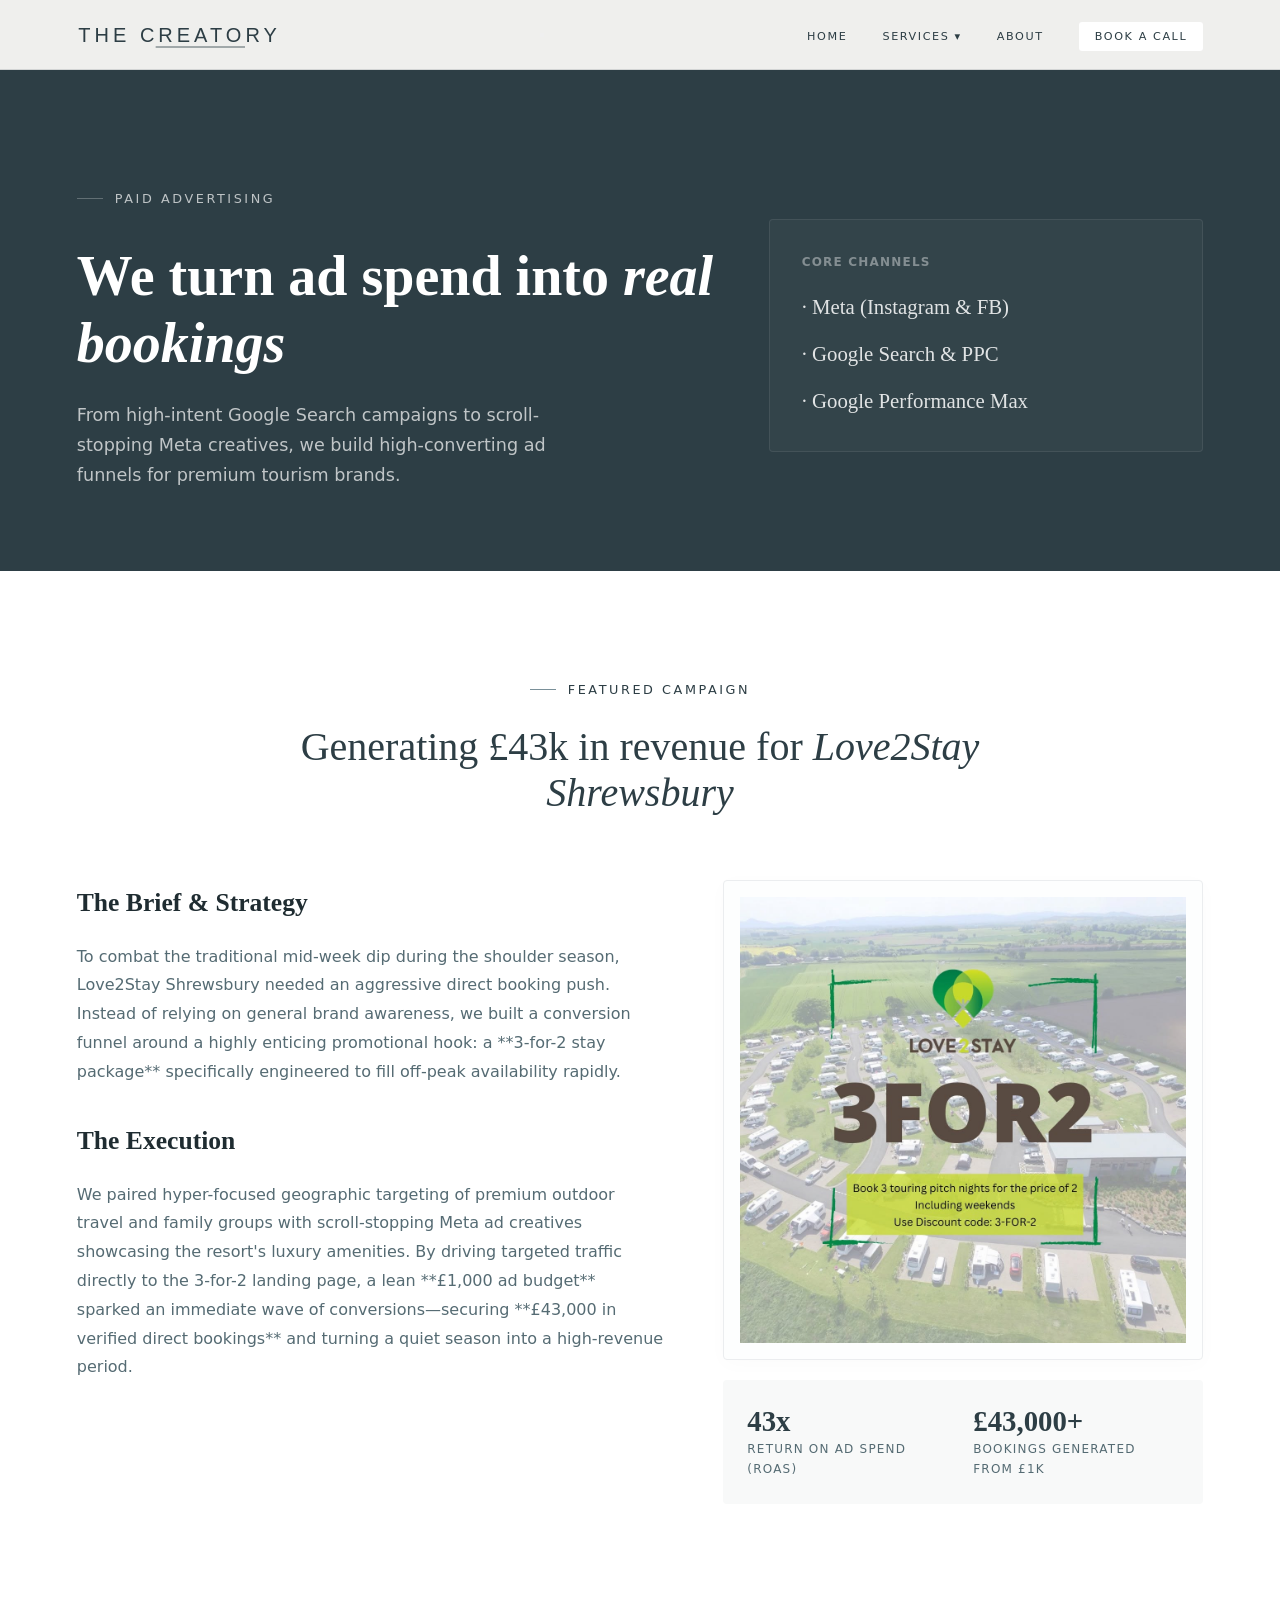
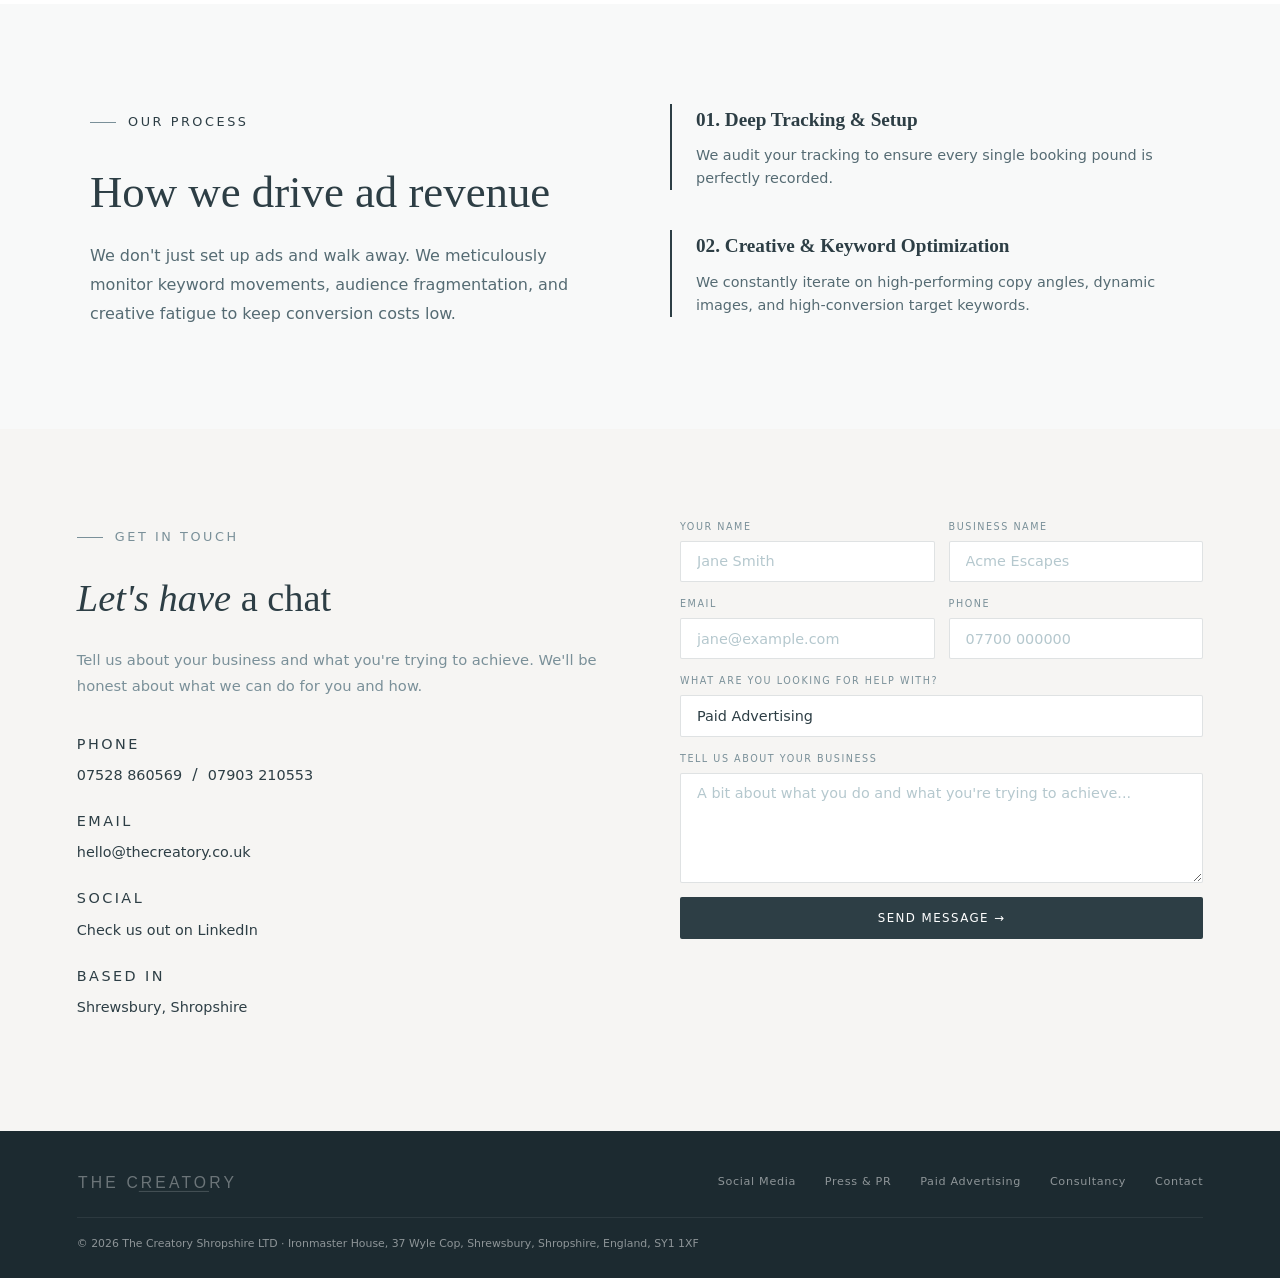
<file: paid-ads.html>
<!DOCTYPE html>
<html lang="en">
<head>
   <!-- FORCES THE LINKS TO WHITE AGAINST THE DARK SLATE HERO BACKGROUND -->
  <style>
    /* 1. Turns standard navigation bar text links white */
    .tc-nav-links a { color: #ffffff !important; }
    .tc-nav-links a:hover { color: rgba(255, 255, 255, 0.7) !important; }
    
    /* 2. Keeps the drop-down menu items dark so they stay visible on white background folders */
    .tc-dropdown-menu a { color: #2D3E45 !important; }

    /* 3. FORCES THE CTA BUTTON TEXT TO BE READABLE (Dark text on light button background layout) */
    .tc-nav-links a.tc-nav-cta {
      background: #ffffff !important;
      color: #2D3E45 !important;
      padding: 8px 16px !important;
      border-radius: 3px !important;
    }
    .tc-nav-links a.tc-nav-cta:hover {
      background: rgba(255, 255, 255, 0.9) !important;
      color: #1C2A30 !important;
    }
  </style>
  <meta charset="UTF-8">
  <meta name="viewport" content="width=device-width, initial-scale=1.0">
  <title>Paid Advertising | The Creatory</title>
  <link rel="stylesheet" href="index.css">

  <!-- FORCES THE LINKS TO WHITE AGAINST THE DARK SLATE HERO BACKGROUND -->
  <style>
    .tc-nav-links a { color: #2D3E45 !important; }
    .tc-nav-links a:hover { color: rgba(255, 255, 255, 0.7) !important; }
    .tc-dropdown-menu a { color: #2D3E45 !important; }
  </style>
</head>
<body style="margin: 0; padding: 0; background: #2D3E45;">

  <!-- 1. NAVIGATION BLOCK -->
  <nav class="tc-nav">
    <a href="/" class="tc-nav-logo">
       <svg class="tc-logo-svg" viewBox="0 0 300 42" fill="none" xmlns="http://www.w3.org/2000/svg">
      <text x="2" y="32" font-family="'Jost','Outfit',sans-serif" font-weight="300" font-size="30" letter-spacing="6" fill="#2D3E45">THE CREATORY</text>
      <line x1="118" y1="39" x2="252" y2="39" stroke="#2D3E45" stroke-width="1.2"/>
    </svg>
    </a>
  <button class="tc-menu-toggle" id="menuToggle" aria-label="Open menu" aria-expanded="false">
    <span></span>
    <span></span>
    <span></span>
  </button>

    <ul class="tc-nav-links" id="navLinks">
      <li><a href="/" class="active">Home</a></li>
      <li class="tc-dropdown">
        <a href="#">Services ▾</a>
        <div class="tc-dropdown-menu">
          <a href="social-media.html">Social Media Management</a>
          <a href="press-pr.html">Press &amp; PR</a>
          <a href="paid-ads.html">Paid Advertising</a>
          <a href="consultancy.html">Marketing Consultancy</a>
        </div>
      </li>
      <li><a href="#team">About</a></li>
      <li><a href="#contact" class="tc-nav-cta">Book a call</a></li>
    </ul>
  </nav>

  <!-- 2. HERO INTRO BLOCK -->
  <section class="service-hero">
    <div class="service-hero-inner">
      <div>
        <div class="tc-section-tag light">Paid Advertising</div>
        <h1 style="font-family: var(--serif); font-size: 3.5rem; line-height: 1.2; margin-top: 1rem; margin-bottom: 0;">We turn ad spend into <em> real bookings</em></h1>
        <p class="home-team-sub" style="font-size: 1.1rem; margin-top: 1.5rem; color: rgba(255,255,255,0.7);">From high-intent Google Search campaigns to scroll-stopping Meta creatives, we build high-converting ad funnels for premium tourism brands.</p>
      </div>

      <div class="service-panel">
        <h4 style="text-transform: uppercase; letter-spacing: 0.1em; font-size: 0.75rem; color: rgba(255,255,255,0.4); margin-top: 0; margin-bottom: 1rem;">Core Channels</h4>
        <div style="display: flex; flex-direction: column; gap: 12px; font-family: var(--serif); font-size: 1.3rem;">
          <span style="opacity: 0.85;">· Meta (Instagram & FB)</span>
          <span style="opacity: 0.85;">· Google Search & PPC</span>
          <span style="opacity: 0.85;">· Google Performance Max</span>
        </div>
      </div>
    </div>
  </section>

 <!-- 3. CASE STUDY BLOCK: LOVE2STAY SHREWSBURY -->
  <section class="case-study-pr" style="padding: 100px 6%; background: #ffffff; color: #2D3E45;">
    <div style="max-width: 1200px; margin: 0 auto;">
      
      <div style="text-align: center; max-width: 700px; margin: 0 auto 4rem auto;">
        <div class="tc-section-tag" style="margin: 0 auto; color: #2D3E45;">Featured Campaign</div>
        <h2 class="tc-h2" style="color: #2D3E45; margin-top: 1.5rem; font-size: 2.5rem; margin-bottom: 0;">Generating £43k in revenue for <em>Love2Stay Shrewsbury</em></h2>
      </div>

      <div class="service-split">

        <!-- LEFT COLUMN: TEXT CONTENT -->
        <div style="line-height: 1.8;">
          <h3 style="font-family: var(--serif); font-size: 1.6rem; color: #1F2C31; margin-top: 0; margin-bottom: 1rem;">The Brief & Strategy</h3>
          <p style="color: #556B73; margin-bottom: 1.5rem; margin-top: 0;">To combat the traditional mid-week dip during the shoulder season, Love2Stay Shrewsbury needed an aggressive direct booking push. Instead of relying on general brand awareness, we built a conversion funnel around a highly enticing promotional hook: a **3-for-2 stay package** specifically engineered to fill off-peak availability rapidly.</p>
          
          <h3 style="font-family: var(--serif); font-size: 1.6rem; color: #1F2C31; margin-bottom: 1rem; margin-top: 2rem;">The Execution</h3>
          <p style="color: #556B73; margin-bottom: 1.5rem; margin-top: 0;">We paired hyper-focused geographic targeting of premium outdoor travel and family groups with scroll-stopping Meta ad creatives showcasing the resort's luxury amenities. By driving targeted traffic directly to the 3-for-2 landing page, a lean **£1,000 ad budget** sparked an immediate wave of conversions—securing **£43,000 in verified direct bookings** and turning a quiet season into a high-revenue period.</p>
        </div>

        <!-- RIGHT COLUMN: IMAGE & STATS UNDERNEATH -->
        <div>
          <div style="border: 1px solid #EBEDEF; border-radius: 4px; padding: 16px; background: #FDFEFE; box-shadow: 0 4px 20px rgba(0,0,0,0.02);">
            <div style="width: 100%; height: auto; display: flex; align-items: center; justify-content: center; position: relative;">
              <img src="images/love2stay.jpg" alt="Love2Stay Shrewsbury Paid Ads Campaign Return Performance Dashboard" style="width: 100%; height: auto; object-fit: contain; display: block;">
            </div>

          </div>

               
<div class="service-stats">
          <div>
            <div style="font-size: 1.8rem; font-family: var(--serif); color: #2D3E45; font-weight: bold; line-height: 1.2;">43x</div>
            <div style="font-size: 0.75rem; text-transform: uppercase; letter-spacing: 0.1em; color: #556B73;">Return on Ad Spend (ROAS)</div>
          </div>
          <div>
            <div style="font-size: 1.8rem; font-family: var(--serif); color: #2D3E45; font-weight: bold; line-height: 1.2;">£43,000+</div>
            <div style="font-size: 0.75rem; text-transform: uppercase; letter-spacing: 0.1em; color: #556B73;">Bookings Generated from £1k</div>
          </div>
        </div>

    </div>
  </section>

  <!-- 4. PROCESS BLOCK -->
  <section style="padding: 100px 6%; background: #F8F9F9;">
    <div style="max-width: 1100px; margin: 0 auto; display: grid; grid-template-columns: 1fr 1fr; gap: 60px;">
      <div>
        <div class="tc-section-tag" style="color: #2D3E45;">Our Process</div>
        <h2 class="tc-h2" style="color: #2D3E45; margin-top: 1rem; margin-bottom: 0;">How we drive ad revenue</h2>
        <p style="color: #556B73; margin-top: 1.5rem; line-height: 1.8; margin-bottom: 0;">We don't just set up ads and walk away. We meticulously monitor keyword movements, audience fragmentation, and creative fatigue to keep conversion costs low.</p>
      </div>
      <div style="display: flex; flex-direction: column; gap: 2.5rem;">
        <!-- SECTION 01 -->
        <div style="border-left: 2px solid #2D3E45; padding-left: 1.5rem;">
          <h4 style="font-family: var(--serif); font-size: 1.2rem; color: #2D3E45; margin-top: 0; margin-bottom: 0.5rem;">01. Deep Tracking & Setup</h4>
          <p style="color: #556B73; font-size: 0.9rem; line-height: 1.6; margin: 0;">We audit your tracking to ensure every single booking pound is perfectly recorded.</p>
        </div>
        <!-- SECTION 02 -->
        <div style="border-left: 2px solid #2D3E45; padding-left: 1.5rem;">
          <h4 style="font-family: var(--serif); font-size: 1.2rem; color: #2D3E45; margin-top: 0; margin-bottom: 0.5rem;">02. Creative & Keyword Optimization</h4>
          <p style="color: #556B73; font-size: 0.9rem; line-height: 1.6; margin: 0;">We constantly iterate on high-performing copy angles, dynamic images, and high-conversion target keywords.</p>
        </div>
      </div>
    </div>
  </section>

  <!-- CONTACT -->
  <section class="tc-contact" id="contact">
    <div class="tc-contact-inner">
      <div class="tc-contact-info">
        <div class="tc-section-tag">Get in touch</div>
        <h2><em>Let's have</em> a chat</h2>
        <p>Tell us about your business and what you're trying to achieve. We'll be honest about what we can do for you and how.</p>
        <div class="tc-cinfo">
          <span class="tc-cinfo-label">Phone</span>
          <a href="tel:01743885281">07528 860569</a> &nbsp;/&nbsp;
          <a href="tel:07903210553">07903 210553</a>
        </div>
        <div class="tc-cinfo">
          <span class="tc-cinfo-label">Email</span>
          <a href="mailto:hello@thecreatory.co.uk">hello@thecreatory.co.uk</a>
        </div>
        <div class="tc-cinfo">
        <span class="tc-cinfo-label">Social</span>
        <a href="https://www.linkedin.com/in/mark-hooper-47484bb6" target="_blank">Check us out on LinkedIn</a>
      </div>
        <div class="tc-cinfo">
          <span class="tc-cinfo-label">Based in</span>
          <span>Shrewsbury, Shropshire</span>
        </div>
      </div>
      <form class="tc-form" action="https://formspree.io/f/mpqendya" method="POST">
        <div class="tc-form-row">
          <div class="tc-fgroup">
            <label>Your name</label>
            <input type="text" name="name" placeholder="Jane Smith" required>
          </div>
          <div class="tc-fgroup">
            <label>Business name</label>
            <input type="text" name="business" placeholder="Acme Escapes">
          </div>
        </div>
        <div class="tc-form-row">
          <div class="tc-fgroup">
            <label>Email</label>
            <input type="email" name="email" placeholder="jane@example.com" required>
          </div>
          <div class="tc-fgroup">
            <label>Phone</label>
            <input type="tel" name="phone" placeholder="07700 000000">
          </div>
        </div>
        <div class="tc-fgroup">
          <label>What are you looking for help with?</label>
          <select name="service">
            <option value="Paid Advertising">Paid Advertising</option>
            <option value="Social Media Management">Social Media Management</option>
            <option value="Press &amp; PR">Press &amp; PR</option>
            <option value="Marketing Consultancy">Marketing Consultancy</option>
            <option value="Not sure yet">Not sure yet</option>
          </select>
        </div>
        <div class="tc-fgroup">
          <label>Tell us about your business</label>
          <textarea name="message" placeholder="A bit about what you do and what you're trying to achieve..."></textarea>
        </div>
        <button type="submit" class="tc-btn-brand">Send message →</button>
      </form>
    </div>
  </section>

  <!-- FOOTER -->
  <footer class="tc-footer">
    <div class="tc-footer-inner">
      <svg class="tc-logo-svg-footer" viewBox="0 0 300 42" fill="none" xmlns="http://www.w3.org/2000/svg">
        <text x="2" y="32" font-family="'Jost',sans-serif" font-weight="300" font-size="30" letter-spacing="6" fill="#FFFFFF">THE CREATORY</text>
        <line x1="118" y1="39" x2="252" y2="39" stroke="#FFFFFF" stroke-width="1"/>
      </svg>
      <div class="tc-footer-links">
        <a href="social-media.html">Social Media</a>
        <a href="press-pr.html">Press &amp; PR</a>
        <a href="paid-ads.html">Paid Advertising</a>
        <a href="consultancy.html">Consultancy</a>
        <a href="#contact">Contact</a>
      </div>
    </div>
    <div class="tc-footer-copy">© 2026 The Creatory Shropshire LTD · Ironmaster House, 37 Wyle Cop, Shrewsbury, Shropshire, England, SY1 1XF</div>
  </footer>
  <script>
  const toggle = document.getElementById('menuToggle');
  const nav = document.getElementById('navLinks');

  if (toggle && nav) {
    toggle.addEventListener('click', function () {
      const isOpen = nav.classList.toggle('open');
      toggle.classList.toggle('open', isOpen);
      toggle.setAttribute('aria-expanded', isOpen);
    });

    nav.querySelectorAll('a').forEach(function (link) {
      link.addEventListener('click', function () {
        nav.classList.remove('open');
        toggle.classList.remove('open');
        toggle.setAttribute('aria-expanded', 'false');
      });
    });
  }
</script>
</body>
</html>
</file>
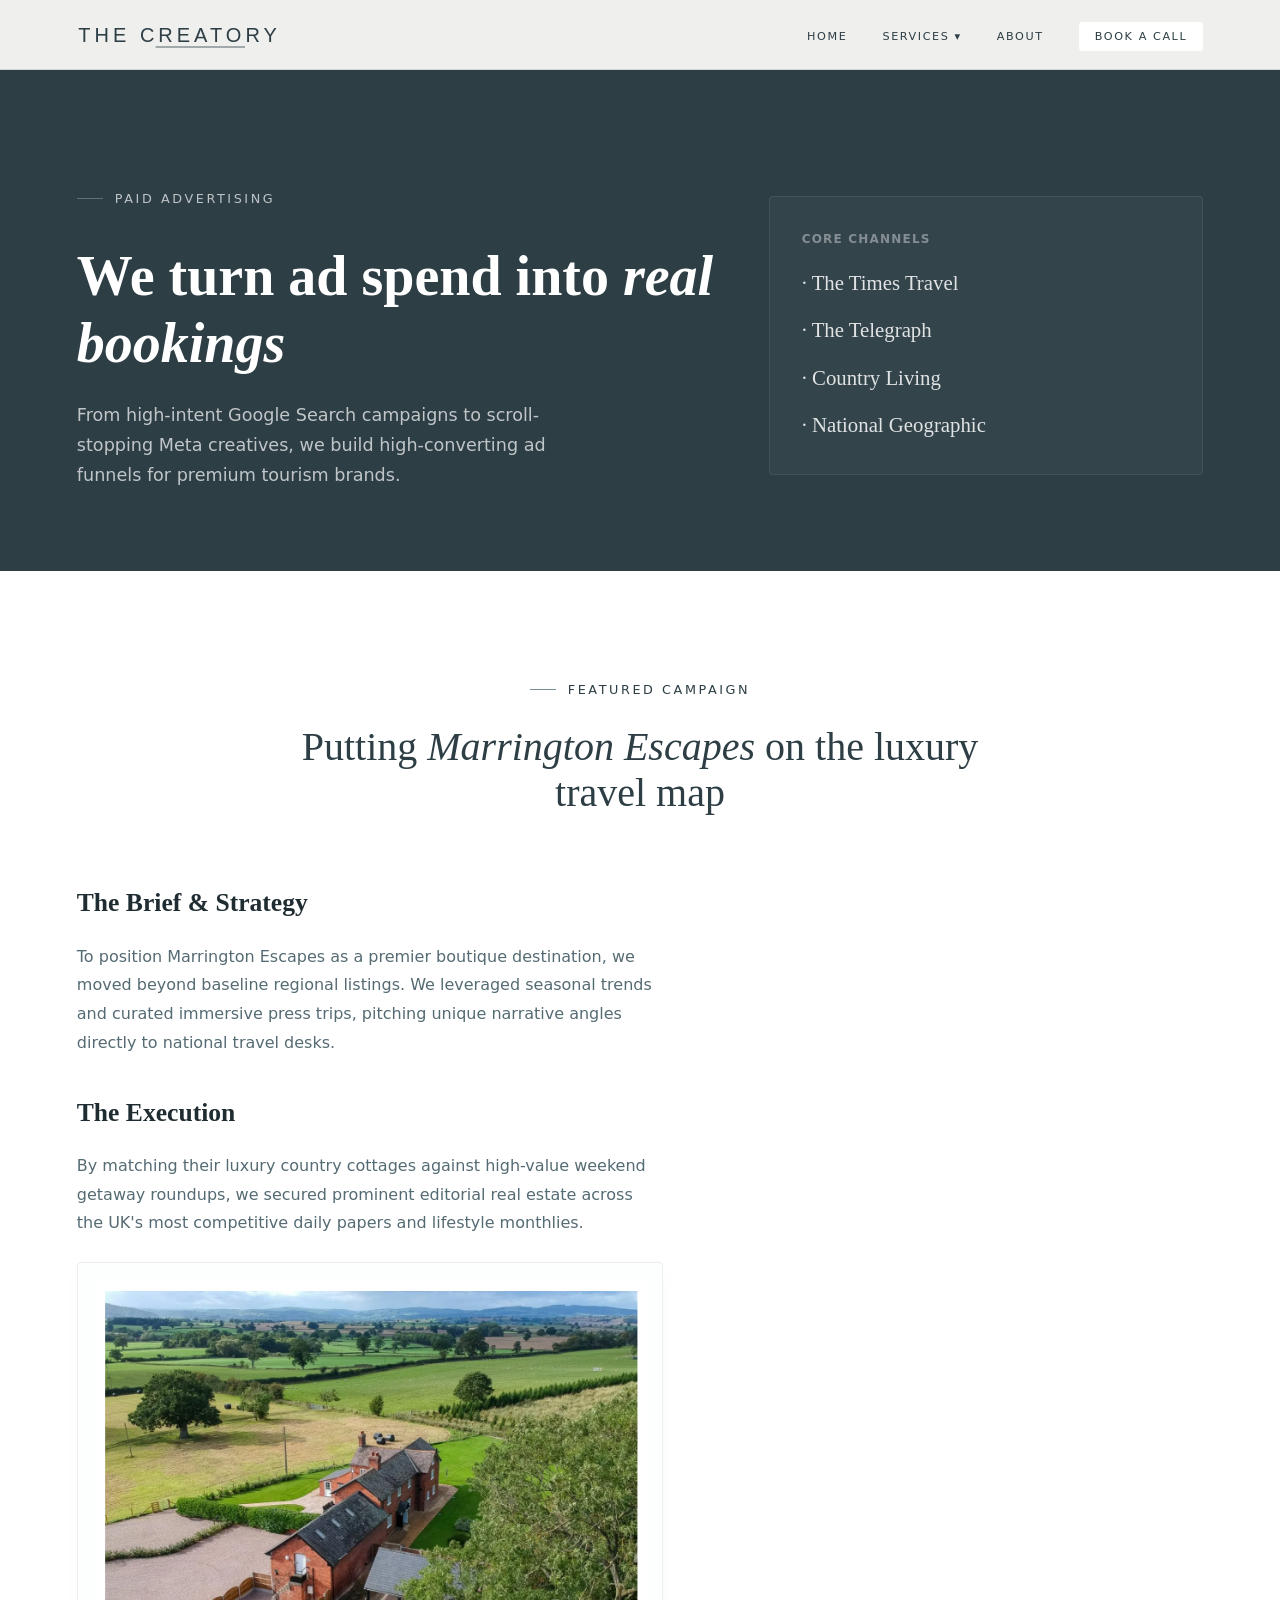
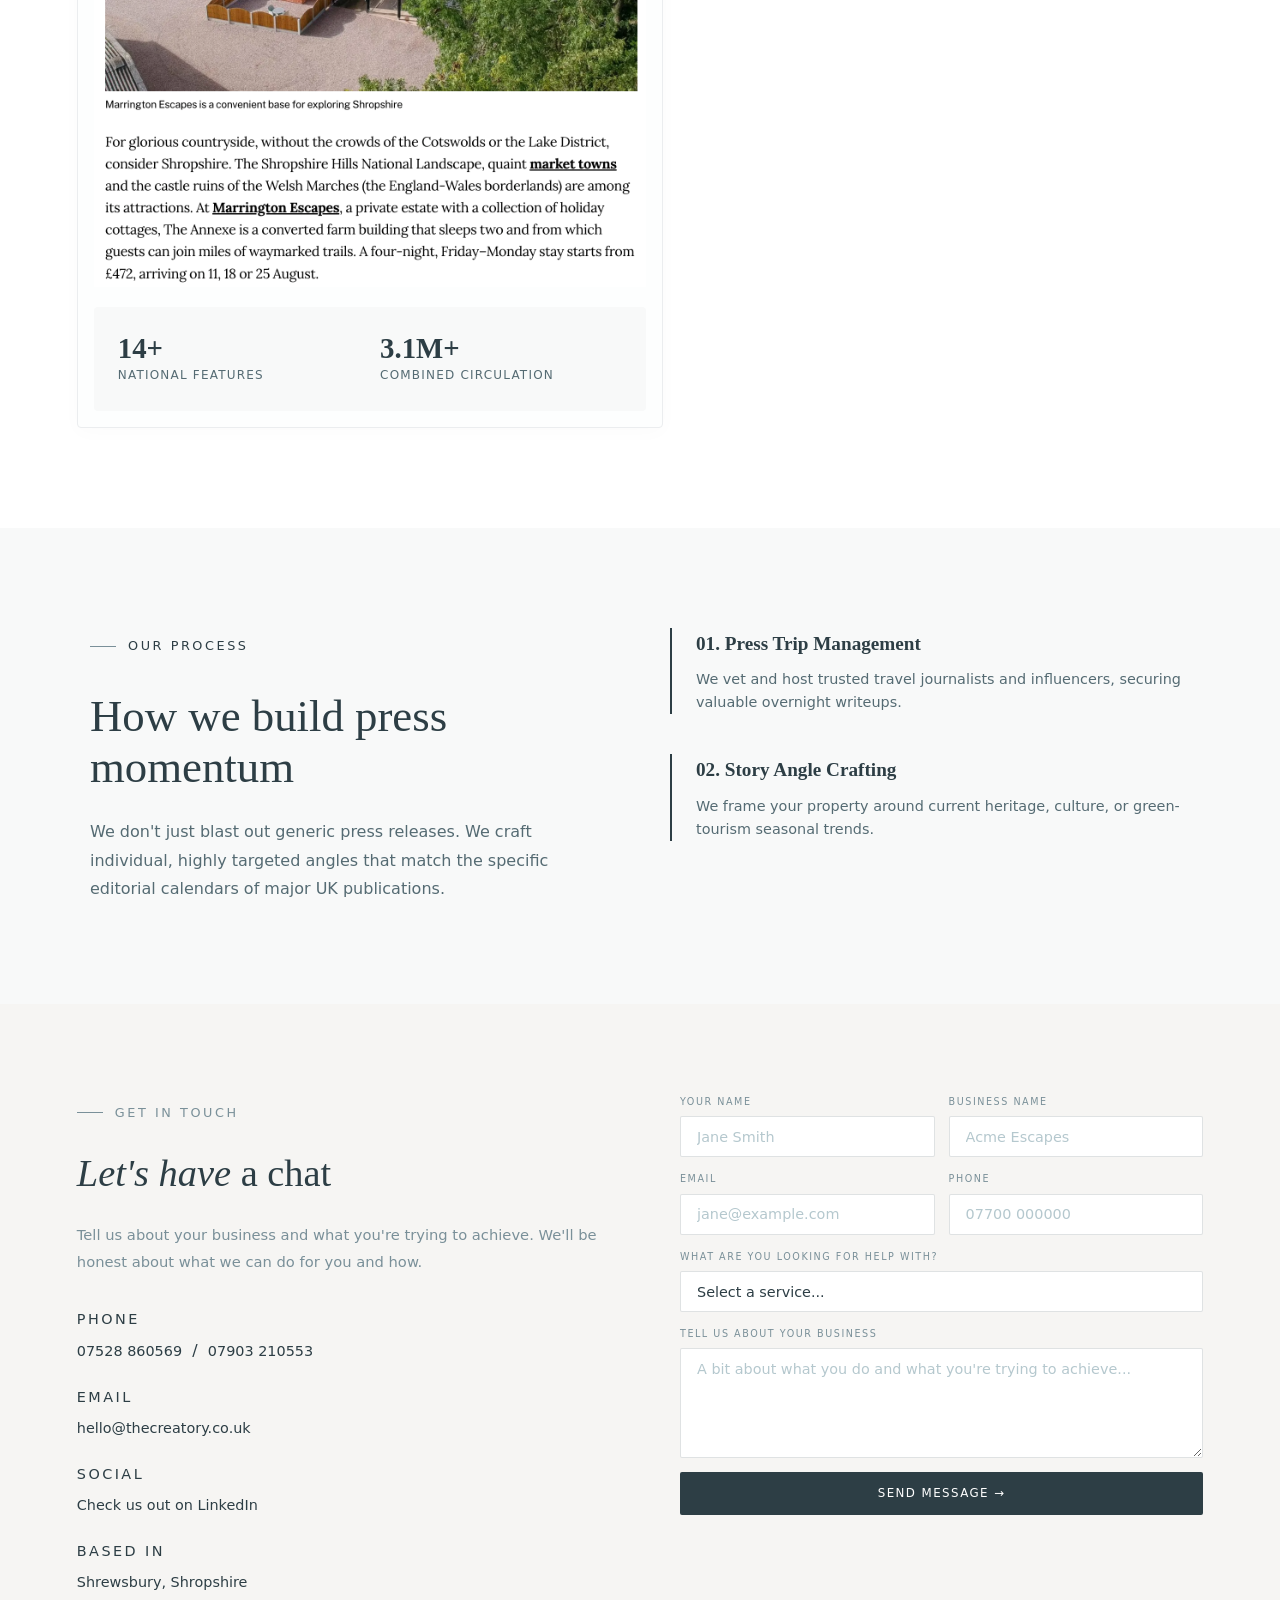
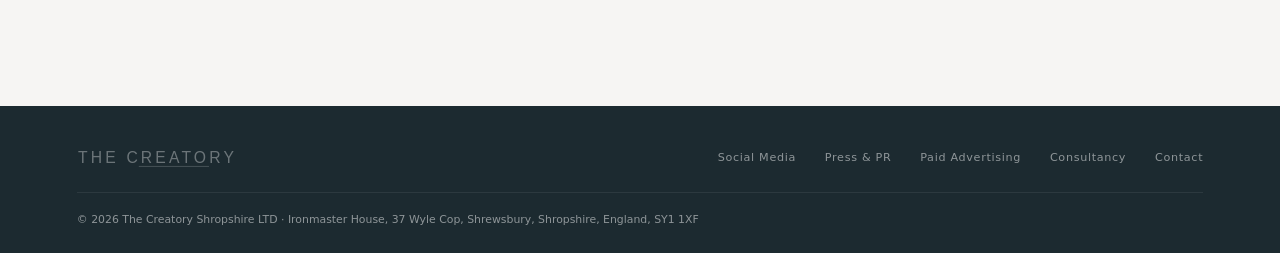
<file: press-pr.html>
<!DOCTYPE html>
<html lang="en">
<head>
  <!-- FORCES THE LINKS TO WHITE AGAINST THE DARK SLATE HERO BACKGROUND -->
  <style>
    /* 1. Turns standard navigation bar text links white */
    .tc-nav-links a { color: #ffffff !important; }
    .tc-nav-links a:hover { color: rgba(255, 255, 255, 0.7) !important; }
    
    /* 2. Keeps the drop-down menu items dark so they stay visible on white background folders */
    .tc-dropdown-menu a { color: #2D3E45 !important; }

    /* 3. FORCES THE CTA BUTTON TEXT TO BE READABLE (Dark text on light button background layout) */
    .tc-nav-links a.tc-nav-cta {
      background: #ffffff !important;
      color: #2D3E45 !important;
      padding: 8px 16px !important;
      border-radius: 3px !important;
    }
    .tc-nav-links a.tc-nav-cta:hover {
      background: rgba(255, 255, 255, 0.9) !important;
      color: #1C2A30 !important;
    }
  </style>
  <meta charset="UTF-8">
  <meta name="viewport" content="width=device-width, initial-scale=1.0">
  <title>Press & PR | The Creatory</title>
  <link rel="stylesheet" href="index.css">

  <!-- FORCES THE LINKS TO WHITE AGAINST THE DARK SLATE HERO BACKGROUND -->
  <style>
    .tc-nav-links a { color: #2D3E45 !important; }
    .tc-nav-links a:hover { color: rgba(255, 255, 255, 0.7) !important; }
    .tc-dropdown-menu a { color: #2D3E45 !important; }
  </style>
</head>
<body style="margin: 0; padding: 0; background: #2D3E45;">

  <!-- 1. NAVIGATION BLOCK -->
  <nav class="tc-nav">
    <a href="/" class="tc-nav-logo">
       <svg class="tc-logo-svg" viewBox="0 0 300 42" fill="none" xmlns="http://www.w3.org/2000/svg">
      <text x="2" y="32" font-family="'Jost','Outfit',sans-serif" font-weight="300" font-size="30" letter-spacing="6" fill="#2D3E45">THE CREATORY</text>
      <line x1="118" y1="39" x2="252" y2="39" stroke="#2D3E45" stroke-width="1.2"/>
    </svg>
    </a>
  <button class="tc-menu-toggle" id="menuToggle" aria-label="Open menu" aria-expanded="false">
    <span></span>
    <span></span>
    <span></span>
  </button>
    <ul class="tc-nav-links" id="navLinks">
      <li><a href="/" class="active">Home</a></li>
      <li class="tc-dropdown">
        <a href="#">Services ▾</a>
        <div class="tc-dropdown-menu">
          <a href="social-media.html">Social Media Management</a>
          <a href="press-pr.html">Press &amp; PR</a>
          <a href="paid-ads.html">Paid Advertising</a>
          <a href="consultancy.html">Marketing Consultancy</a>
        </div>
      </li>
      <li><a href="#team">About</a></li>
      <li><a href="#contact" class="tc-nav-cta">Book a call</a></li>
    </ul>
  </nav>

  <!-- 2. HERO INTRO BLOCK -->
 <section class="service-hero">
    <div class="service-hero-inner">
      <div>
        <div class="tc-section-tag light">Paid Advertising</div>
        <h1 style="font-family: var(--serif); font-size: 3.5rem; line-height: 1.2; margin-top: 1rem; margin-bottom: 0;">We turn ad spend into <em> real bookings</em></h1>
        <p class="home-team-sub" style="font-size: 1.1rem; margin-top: 1.5rem; color: rgba(255,255,255,0.7);">From high-intent Google Search campaigns to scroll-stopping Meta creatives, we build high-converting ad funnels for premium tourism brands.</p>
      </div>

      <div class="service-panel">
        <h4 style="text-transform: uppercase; letter-spacing: 0.1em; font-size: 0.75rem; color: rgba(255,255,255,0.4); margin-top: 0; margin-bottom: 1rem;">Core Channels</h4>
        <div style="display: flex; flex-direction: column; gap: 12px; font-family: var(--serif); font-size: 1.3rem;">
          <span style="opacity: 0.85;">· The Times Travel</span>
          <span style="opacity: 0.85;">· The Telegraph</span>
          <span style="opacity: 0.85;">· Country Living</span>
          <span style="opacity: 0.85;">· National Geographic</span>

        </div>
      </div>
    </div>
  </section>

  <!-- 3. CASE STUDY BLOCK: MARRINGTON ESCAPES -->
  <section class="case-study-pr" style="padding: 100px 6%; background: #ffffff; color: #2D3E45;">
    <div style="max-width: 1200px; margin: 0 auto;">
      
      <div style="text-align: center; max-width: 700px; margin: 0 auto 4rem auto;">
        <div class="tc-section-tag" style="margin: 0 auto; color: #2D3E45;">Featured Campaign</div>
        <h2 class="tc-h2" style="color: #2D3E45; margin-top: 1.5rem; font-size: 2.5rem; margin-bottom: 0;">Putting <em>Marrington Escapes</em> on the luxury travel map</h2>
        </div>

       <div class="service-split">


        <div style="line-height: 1.8;">
          <h3 style="font-family: var(--serif); font-size: 1.6rem; color: #1F2C31; margin-top: 0; margin-bottom: 1rem;">The Brief & Strategy</h3>
          <p style="color: #556B73; margin-bottom: 1.5rem; margin-top: 0;">To position Marrington Escapes as a premier boutique destination, we moved beyond baseline regional listings. We leveraged seasonal trends and curated immersive press trips, pitching unique narrative angles directly to national travel desks.</p>
          
          <h3 style="font-family: var(--serif); font-size: 1.6rem; color: #1F2C31; margin-bottom: 1rem; margin-top: 2rem;">The Execution</h3>
          <p style="color: #556B73; margin-bottom: 1.5rem; margin-top: 0;">By matching their luxury country cottages against high-value weekend getaway roundups, we secured prominent editorial real estate across the UK's most competitive daily papers and lifestyle monthlies.</p>
          
      <!-- RIGHT COLUMN: IMAGE & STATS UNDERNEATH -->
        <div>
          <div style="border: 1px solid #EBEDEF; border-radius: 4px; padding: 16px; background: #FDFEFE; box-shadow: 0 4px 20px rgba(0,0,0,0.02);">
            <div style="width: 100%; height: auto; display: flex; align-items: center; justify-content: center; position: relative;">
              <img src="images/marrington-press.png" alt="Marrington Escapes Press Coverage Clipping" style="width: 100%; height: auto; object-fit: contain; display: block;">
            </div>
<div class="service-stats">
          <div>
            <div style="font-size: 1.8rem; font-family: var(--serif); color: #2D3E45; font-weight: bold; line-height: 1.2;">14+</div>
            <div style="font-size: 0.75rem; text-transform: uppercase; letter-spacing: 0.1em; color: #556B73;">National Features</div>
          </div>
          <div>
            <div style="font-size: 1.8rem; font-family: var(--serif); color: #2D3E45; font-weight: bold; line-height: 1.2;">3.1M+</div>
            <div style="font-size: 0.75rem; text-transform: uppercase; letter-spacing: 0.1em; color: #556B73;">Combined Circulation</div>
          </div>
        </div>
    </div>
  </section>

  <!-- 4. FULLY RESTORED PROCESS BLOCK -->
  <section style="padding: 100px 6%; background: #F8F9F9;">
    <div style="max-width: 1100px; margin: 0 auto; display: grid; grid-template-columns: 1fr 1fr; gap: 60px;">
      <div>
        <div class="tc-section-tag" style="color: #2D3E45;">Our Process</div>
        <h2 class="tc-h2" style="color: #2D3E45; margin-top: 1rem; margin-bottom: 0;">How we build press momentum</h2>
        <p style="color: #556B73; margin-top: 1.5rem; line-height: 1.8; margin-bottom: 0;">We don't just blast out generic press releases. We craft individual, highly targeted angles that match the specific editorial calendars of major UK publications.</p>
      </div>
      <div style="display: flex; flex-direction: column; gap: 2.5rem;">
        <!-- SECTION 01 -->
        <div style="border-left: 2px solid #2D3E45; padding-left: 1.5rem;">
          <h4 style="font-family: var(--serif); font-size: 1.2rem; color: #2D3E45; margin-top: 0; margin-bottom: 0.5rem;">01. Press Trip Management</h4>
          <p style="color: #556B73; font-size: 0.9rem; line-height: 1.6; margin: 0;">We vet and host trusted travel journalists and influencers, securing valuable overnight writeups.</p>
        </div>
        <!-- SECTION 02 -->
        <div style="border-left: 2px solid #2D3E45; padding-left: 1.5rem;">
          <h4 style="font-family: var(--serif); font-size: 1.2rem; color: #2D3E45; margin-top: 0; margin-bottom: 0.5rem;">02. Story Angle Crafting</h4>
          <p style="color: #556B73; font-size: 0.9rem; line-height: 1.6; margin: 0;">We frame your property around current heritage, culture, or green-tourism seasonal trends.</p>
        </div>
      </div>
    </div>
  </section>
<!-- CONTACT -->
<section class="tc-contact" id="contact">
  <div class="tc-contact-inner">
    <div class="tc-contact-info">
      <div class="tc-section-tag">Get in touch</div>
      <h2><em>Let's have</em> a chat</h2>
      <p>Tell us about your business and what you're trying to achieve. We'll be honest about what we can do for you and how.</p>
      <div class="tc-cinfo">
        <span class="tc-cinfo-label">Phone</span>
        <a href="tel:01743885281">07528 860569</a> &nbsp;/&nbsp;
        <a href="tel:07903210553">07903 210553</a>
      </div>
      <div class="tc-cinfo">
        <span class="tc-cinfo-label">Email</span>
        <a href="mailto:hello@thecreatory.co.uk">hello@thecreatory.co.uk</a>
      </div>
      <div class="tc-cinfo">
        <span class="tc-cinfo-label">Social</span>
        <a href="https://www.linkedin.com/in/mark-hooper-47484bb6" target="_blank">Check us out on LinkedIn</a>
      </div>
      <div class="tc-cinfo">
        <span class="tc-cinfo-label">Based in</span>
        <span>Shrewsbury, Shropshire</span>
      </div>
    </div>
    <form class="tc-form" action="https://formspree.io/f/mpqendya" method="POST">
      <div class="tc-form-row">
        <div class="tc-fgroup">
          <label>Your name</label>
          <input type="text" name="name" placeholder="Jane Smith" required>
        </div>
        <div class="tc-fgroup">
          <label>Business name</label>
          <input type="text" name="business" placeholder="Acme Escapes">
        </div>
      </div>
      <div class="tc-form-row">
        <div class="tc-fgroup">
          <label>Email</label>
          <input type="email" name="email" placeholder="jane@example.com" required>
        </div>
        <div class="tc-fgroup">
          <label>Phone</label>
          <input type="tel" name="phone" placeholder="07700 000000">
        </div>
      </div>
      <div class="tc-fgroup">
        <label>What are you looking for help with?</label>
        <select name="service">
          <option value="">Select a service...</option>
          <option>Social Media Management</option>
          <option>Press &amp; PR</option>
          <option>Paid Advertising</option>
          <option>Marketing Consultancy</option>
          <option>Not sure yet</option>
        </select>
      </div>
      <div class="tc-fgroup">
        <label>Tell us about your business</label>
        <textarea name="message" placeholder="A bit about what you do and what you're trying to achieve..."></textarea>
      </div>
      <button type="submit" class="tc-btn-brand">Send message →</button>
    </form>
  </div>
</section>

<!-- FOOTER -->
<footer class="tc-footer">
  <div class="tc-footer-inner">
    <svg class="tc-logo-svg-footer" viewBox="0 0 300 42" fill="none" xmlns="http://www.w3.org/2000/svg">
      <text x="2" y="32" font-family="'Jost',sans-serif" font-weight="300" font-size="30" letter-spacing="6" fill="#FFFFFF">THE CREATORY</text>
      <line x1="118" y1="39" x2="252" y2="39" stroke="#FFFFFF" stroke-width="1"/>
    </svg>
    <div class="tc-footer-links">
      <a href="/social-media">Social Media</a>
      <a href="/press-pr">Press &amp; PR</a>
      <a href="/paid-ads">Paid Advertising</a>
      <a href="/consultancy">Consultancy</a>
      <a href="#contact">Contact</a>
    </div>
  </div>
  <div class="tc-footer-copy">© 2026 The Creatory Shropshire LTD · Ironmaster House, 37 Wyle Cop, Shrewsbury, Shropshire, England, SY1 1XF</div>
</footer>
<script>
  const toggle = document.getElementById('menuToggle');
  const nav = document.getElementById('navLinks');

  if (toggle && nav) {
    toggle.addEventListener('click', function () {
      const isOpen = nav.classList.toggle('open');
      toggle.classList.toggle('open', isOpen);
      toggle.setAttribute('aria-expanded', isOpen);
    });

    nav.querySelectorAll('a').forEach(function (link) {
      link.addEventListener('click', function () {
        nav.classList.remove('open');
        toggle.classList.remove('open');
        toggle.setAttribute('aria-expanded', 'false');
      });
    });
  }
</script>
</body>
</html>
</file>
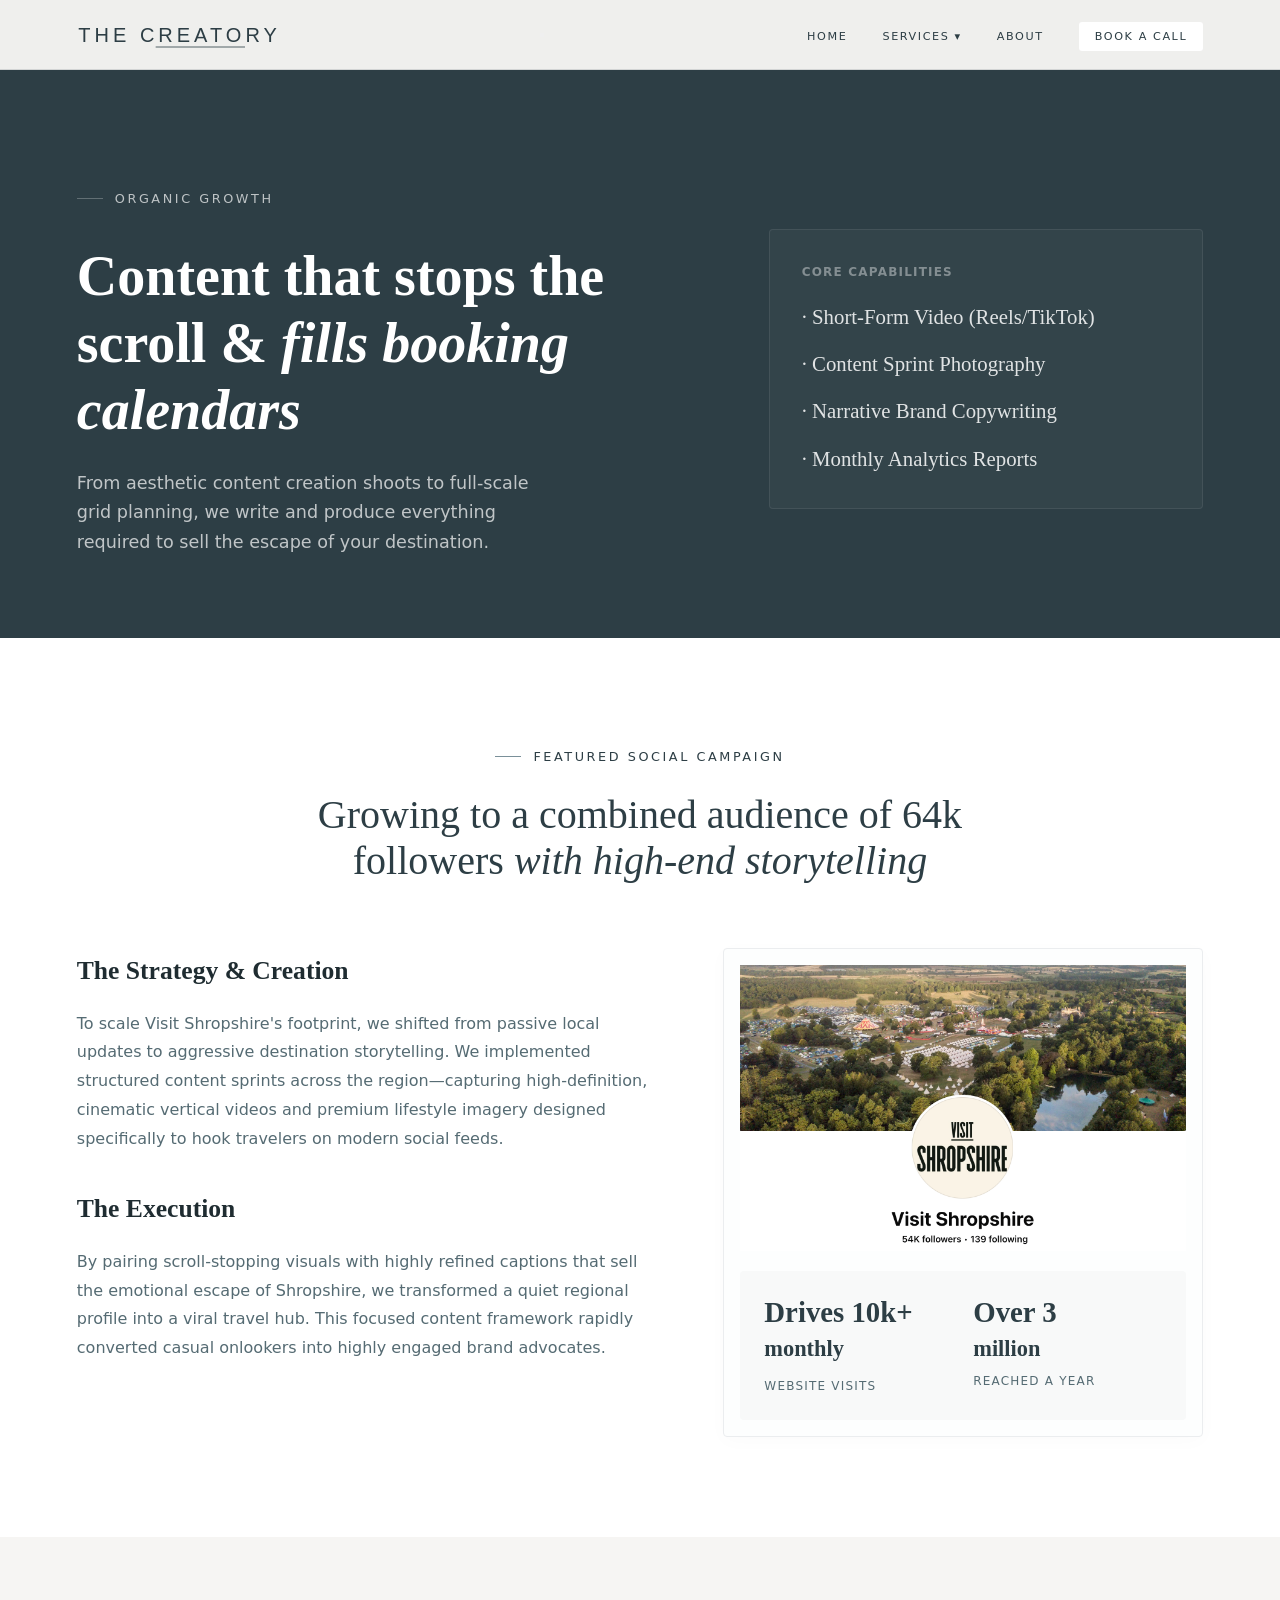
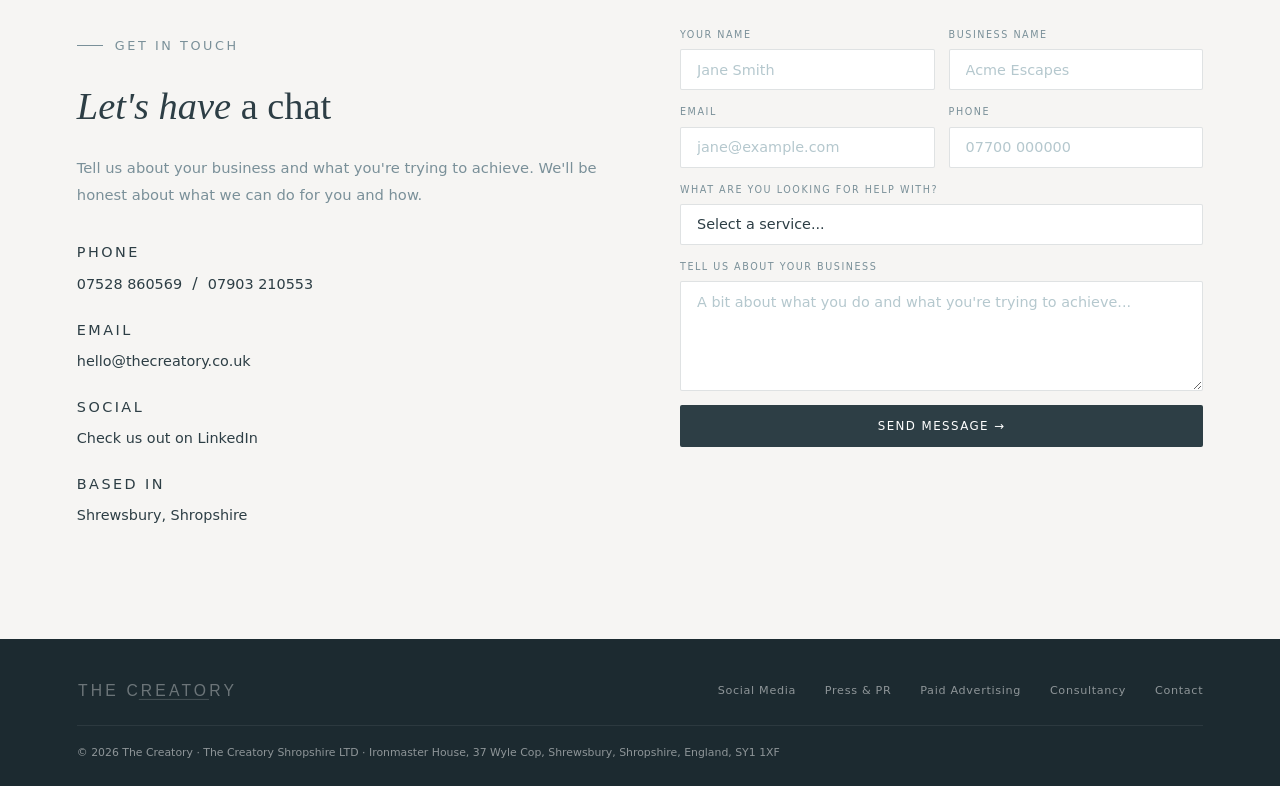
<file: social-media.html>
<!DOCTYPE html>
<html lang="en">
<head>
    <!-- FORCES THE LINKS TO WHITE AGAINST THE DARK SLATE HERO BACKGROUND -->
  <style>
    /* 1. Turns standard navigation bar text links white */
    .tc-nav-links a { color: #ffffff !important; }
    .tc-nav-links a:hover { color: rgba(255, 255, 255, 0.7) !important; }
    
    /* 2. Keeps the drop-down menu items dark so they stay visible on white background folders */
    .tc-dropdown-menu a { color: #2D3E45 !important; }

    /* 3. FORCES THE CTA BUTTON TEXT TO BE READABLE (Dark text on light button background layout) */
    .tc-nav-links a.tc-nav-cta {
      background: #ffffff !important;
      color: #2D3E45 !important;
      padding: 8px 16px !important;
      border-radius: 3px !important;
    }
    .tc-nav-links a.tc-nav-cta:hover {
      background: rgba(255, 255, 255, 0.9) !important;
      color: #1C2A30 !important;
    }
  </style>
  <meta charset="UTF-8">
  <meta name="viewport" content="width=device-width, initial-scale=1.0">
  <title>Social Media Management | The Creatory</title>
  <link rel="stylesheet" href="index.css">

  <!-- FORCES THE LINKS TO WHITE AGAINST THE DARK SLATE HERO BACKGROUND -->
  <style>
    .tc-nav-links a { color: #2D3E45 !important; }
    .tc-nav-links a:hover { color: rgba(255, 255, 255, 0.7) !important; }
    .tc-dropdown-menu a { color: #2D3E45 !important; }
  </style>
</head>
<body style="margin: 0; padding: 0; background: #2D3E45;">


<!-- NAV -->
<nav class="tc-nav">
  <a href="/" class="tc-nav-logo">
    <svg class="tc-logo-svg" viewBox="0 0 300 42" fill="none" xmlns="http://www.w3.org/2000/svg">
      <text x="2" y="32" font-family="'Jost','Outfit',sans-serif" font-weight="300" font-size="30" letter-spacing="6" fill="#2D3E45">THE CREATORY</text>
      <line x1="118" y1="39" x2="252" y2="39" stroke="#2D3E45" stroke-width="1.2"/>
    </svg>
  </a>

  <button class="tc-menu-toggle" id="menuToggle" aria-label="Open menu" aria-expanded="false">
    <span></span>
    <span></span>
    <span></span>
  </button>

  <ul class="tc-nav-links" id="navLinks">
    <li><a href="/" class="active">Home</a></li>
    <li class="tc-dropdown">
      <a href="#">Services ▾</a>
      <div class="tc-dropdown-menu">
        <a href="/social-media.html">Social Media Management</a>
        <a href="/press-pr.html">Press &amp; PR</a>
        <a href="/paid-ads.html">Paid Advertising</a>
        <a href="/consultancy.html">Marketing Consultancy</a>
      </div>
    </li>
    <li><a href="#team">About</a></li>
    <li><a href="#contact" class="tc-nav-cta">Book a call</a></li>
  </ul>
</nav>

<!-- HERO BLOCK MATCHING THE PRESS PAGE EDITORIAL STYLE -->
<section class="service-hero">
  <div class="service-hero-inner">
    <div>
      <div class="tc-section-tag light">Organic Growth</div>
      <h1 style="font-family: var(--serif); font-size: 3.5rem; line-height: 1.2; margin-top: 1rem;">Content that stops the scroll & <em>fills booking calendars</em></h1>
      <p class="home-team-sub" style="font-size: 1.1rem; margin-top: 1.5rem; color: rgba(255,255,255,0.7);">From aesthetic content creation shoots to full-scale grid planning, we write and produce everything required to sell the escape of your destination.</p>
    </div>
    
    <!-- Right Content Metric Panel Matching Press Style -->
    <div class="service-panel">
      <h4 style="text-transform: uppercase; letter-spacing: 0.1em; font-size: 0.75rem; color: rgba(255,255,255,0.4); margin-bottom: 1rem;">Core Capabilities</h4>
      <div style="display: flex; flex-direction: column; gap: 12px; font-family: var(--serif); font-size: 1.3rem;">
        <span style="opacity: 0.85;">· Short-Form Video (Reels/TikTok)</span>
        <span style="opacity: 0.85;">· Content Sprint Photography</span>
        <span style="opacity: 0.85;">· Narrative Brand Copywriting</span>
        <span style="opacity: 0.85;">· Monthly Analytics Reports</span>
      </div>
    </div>
  </div>
</section>

<!-- CASE STUDY VISIT SHROPSHIRE  -->
<section class="case-study-pr" style="padding: 100px 6%; background: #ffffff; color: #2D3E45;">
  <div style="max-width: 1200px; margin: 0 auto;">
    
    <div style="text-align: center; max-width: 700px; margin: 0 auto 4rem auto;">
      <div class="tc-section-tag" style="margin: 0 auto; color: #2D3E45;">Featured Social Campaign</div>
      <h2 class="tc-h2" style="color: #2D3E45; margin-top: 1.5rem; font-size: 2.5rem;">Growing to a combined audience of 64k followers <em with > with high-end storytelling</em></h2>
    </div>

    <!-- MAIN TWO-COLUMN SPLIT -->
<div class="service-split">
      
      <!-- Left Narrative Text Column -->
      <div style="line-height: 1.8;">
        <h3 style="font-family: var(--serif); font-size: 1.6rem; color: #1F2C31; margin-bottom: 1rem;">The Strategy & Creation</h3>
        <p style="color: #556B73; margin-bottom: 1.5rem;">To scale Visit Shropshire's footprint, we shifted from passive local updates to aggressive destination storytelling. We implemented structured content sprints across the region—capturing high-definition, cinematic vertical videos and premium lifestyle imagery designed specifically to hook travelers on modern social feeds.</p>
        
        <h3 style="font-family: var(--serif); font-size: 1.6rem; color: #1F2C31; margin-bottom: 1rem; margin-top: 2rem;">The Execution</h3>
        <p style="color: #556B73; margin-bottom: 1.5rem;">By pairing scroll-stopping visuals with highly refined captions that sell the emotional escape of Shropshire, we transformed a quiet regional profile into a viral travel hub. This focused content framework rapidly converted casual onlookers into highly engaged brand advocates.</p>
      </div>
        

      <!-- Right Image Container (100% visible, zero cropping on all screens) -->
      <div style="border: 1px solid #EBEDEF; border-radius: 4px; padding: 16px; background: #FDFEFE; box-shadow: 0 4px 20px rgba(0,0,0,0.02);">
        <div style="width: 100%; height: auto; display: flex; align-items: center; justify-content: center; position: relative;">
            <img src="images/vs.png" alt="The Creatory Tourism Social Media Feed Mockup Layout" style="width: 100%; height: auto; object-fit: contain; display: block;">
          
        </div>

        
        
<div class="service-stats">
          <div>
            <div style="font-size: 1.8rem; font-family: var(--serif); color: #2D3E45; font-weight: bold; line-height: 1.2;">Drives 10k+</div>
            <div style="font-size: 1.4rem; font-family: var(--serif); color: #2D3E45; font-weight: bold; margin-bottom: 0.5rem;">monthly</div>
            <div style="font-size: 0.75rem; text-transform: uppercase; letter-spacing: 0.1em; color: #556B73;">Website Visits</div>
          </div>
          <div>
            <div style="font-size: 1.8rem; font-family: var(--serif); color: #2D3E45; font-weight: bold; line-height: 1.2;">Over 3</div>
            <div style="font-size: 1.4rem; font-family: var(--serif); color: #2D3E45; font-weight: bold; margin-bottom: 0.2rem;">million</div>
            <div style="font-size: 0.75rem; text-transform: uppercase; letter-spacing: 0.1em; color: #556B73;">Reached a Year</div>
          </div>
        </div>


</section>

<!-- CONTACT -->
<section class="tc-contact" id="contact">
  <div class="tc-contact-inner">
    <div class="tc-contact-info">
      <div class="tc-section-tag">Get in touch</div>
      <h2><em>Let's have</em> a chat</h2>
      <p>Tell us about your business and what you're trying to achieve. We'll be honest about what we can do for you and how.</p>
      <div class="tc-cinfo">
        <span class="tc-cinfo-label">Phone</span>
        <a href="tel:01743885281">07528 860569</a> &nbsp;/&nbsp;
        <a href="tel:07903210553">07903 210553</a>
      </div>
      <div class="tc-cinfo">
        <span class="tc-cinfo-label">Email</span>
        <a href="mailto:hello@thecreatory.co.uk">hello@thecreatory.co.uk</a>
      </div>
      <div class="tc-cinfo">
        <span class="tc-cinfo-label">Social</span>
        <a href="https://www.linkedin.com/in/mark-hooper-47484bb6" target="_blank">Check us out on LinkedIn</a>
      </div>
      <div class="tc-cinfo">
        <span class="tc-cinfo-label">Based in</span>
        <span>Shrewsbury, Shropshire</span>
      </div>
    </div>
    <form class="tc-form" action="https://formspree.io/f/mpqendya" method="POST">
      <div class="tc-form-row">
        <div class="tc-fgroup">
          <label>Your name</label>
          <input type="text" name="name" placeholder="Jane Smith" required>
        </div>
        <div class="tc-fgroup">
          <label>Business name</label>
          <input type="text" name="business" placeholder="Acme Escapes">
        </div>
      </div>
      <div class="tc-form-row">
        <div class="tc-fgroup">
          <label>Email</label>
          <input type="email" name="email" placeholder="jane@example.com" required>
        </div>
        <div class="tc-fgroup">
          <label>Phone</label>
          <input type="tel" name="phone" placeholder="07700 000000">
        </div>
      </div>
      <div class="tc-fgroup">
        <label>What are you looking for help with?</label>
        <select name="service">
          <option value="">Select a service...</option>
          <option>Social Media Management</option>
          <option>Press &amp; PR</option>
          <option>Paid Advertising</option>
          <option>Marketing Consultancy</option>
          <option>Not sure yet</option>
        </select>
      </div>
      <div class="tc-fgroup">
        <label>Tell us about your business</label>
        <textarea name="message" placeholder="A bit about what you do and what you're trying to achieve..."></textarea>
      </div>
      <button type="submit" class="tc-btn-brand">Send message →</button>
    </form>
  </div>
</section>

<!-- FOOTER -->
<footer class="tc-footer">
  <div class="tc-footer-inner">
    <svg class="tc-logo-svg-footer" viewBox="0 0 300 42" fill="none" xmlns="http://www.w3.org/2000/svg">
      <text x="2" y="32" font-family="'Jost',sans-serif" font-weight="300" font-size="30" letter-spacing="6" fill="#FFFFFF">THE CREATORY</text>
      <line x1="118" y1="39" x2="252" y2="39" stroke="#FFFFFF" stroke-width="1"/>
    </svg>
    <div class="tc-footer-links">
      <a href="/social-media.html">Social Media</a>
      <a href="/press-pr.html">Press &amp; PR</a>
      <a href="/paid-ads.html">Paid Advertising</a>
      <a href="/consultancy.html">Consultancy</a>
      <a href="#contact">Contact</a>
    </div>
  </div>
  <div class="tc-footer-copy">© 2026 The Creatory · The Creatory Shropshire LTD · Ironmaster House, 37 Wyle Cop, Shrewsbury, Shropshire, England, SY1 1XF
</footer>
<script>
  const toggle = document.getElementById('menuToggle');
  const nav = document.getElementById('navLinks');

  if (toggle && nav) {
    toggle.addEventListener('click', function () {
      const isOpen = nav.classList.toggle('open');
      toggle.classList.toggle('open', isOpen);
      toggle.setAttribute('aria-expanded', isOpen);
    });

    nav.querySelectorAll('a').forEach(function (link) {
      link.addEventListener('click', function () {
        nav.classList.remove('open');
        toggle.classList.remove('open');
        toggle.setAttribute('aria-expanded', 'false');
      });
    });
  }
</script>
</body>
</html>
</file>
<file: index.css>
/* ============================================
   THE CREATORY — HOME PAGE (DESKTOP)
   ============================================ */

:root {
  --brand:    #2D3E45;
  --brand2:   #374D55;
  --dark:     #1C2A30;
  --white:    #FFFFFF;
  --offwhite: #F6F5F3;
  --lightbg:  #EDECEA;
  --muted:    #7A9099;
  --border:   rgba(45,62,69,0.15);
  --bordark:  rgba(45,62,69,0.25);
  --serif:    'Cormorant Garamond', Georgia, serif;
  --sans:     'Jost', system-ui, sans-serif;
}

*, *::before, *::after { box-sizing: border-box; margin: 0; padding: 0; }
html { scroll-behavior: smooth; }
body { font-family: var(--sans); background: var(--offwhite); color: var(--brand); font-size: 16px; line-height: 1.7; -webkit-font-smoothing: antialiased; }

/* NAV */
.tc-nav { position: fixed; top: 0; left: 0; right: 0; z-index: 1000; background: rgba(246,245,243,0.97); backdrop-filter: blur(10px); border-bottom: 1px solid var(--border); padding: 0 6%; display: flex; align-items: center; justify-content: space-between; height: 70px; }
.tc-nav-logo { text-decoration: none; display: flex; align-items: center; }
.tc-logo-svg { height: 28px; width: auto; }
.tc-nav-links { display: flex; gap: 2.2rem; list-style: none; align-items: center; }
.tc-nav-links a { font-size: 0.7rem; font-weight: 400; letter-spacing: 0.14em; text-transform: uppercase; color: var(--muted); text-decoration: none; transition: color 0.2s; }
.tc-nav-links a:hover, .tc-nav-links a.active { color: var(--brand); }
.tc-dropdown { position: relative; }
.tc-dropdown-menu { position: absolute; top: calc(100% + 10px); left: 50%; transform: translateX(-50%); background: var(--white); border: 1px solid var(--border); border-radius: 3px; min-width: 210px; overflow: hidden; opacity: 0; pointer-events: none; transition: opacity 0.2s; box-shadow: 0 8px 24px rgba(45,62,69,0.1); }
.tc-dropdown:hover .tc-dropdown-menu { opacity: 1; pointer-events: all; }
.tc-dropdown-menu a { display: block; padding: 0.75rem 1.2rem; font-size: 0.68rem; letter-spacing: 0.1em; text-transform: uppercase; color: var(--muted) !important; border-bottom: 1px solid var(--border); text-decoration: none; }
.tc-dropdown-menu a:last-child { border-bottom: none; }
.tc-dropdown-menu a:hover { background: var(--offwhite); color: var(--brand) !important; }
.tc-nav-cta { background: var(--brand) !important; color: var(--white) !important; padding: 0.5rem 1.3rem !important; border-radius: 2px !important; font-weight: 500 !important; }
.tc-nav-cta:hover { background: var(--brand2) !important; }

/* Dropdown styling */
.tc-dropdown { position: relative; }
.tc-dropdown-menu { position: absolute; top: 100%; left: 50%; transform: translateX(-50%); background: var(--white); border: 1px solid var(--border); border-radius: 3px; min-width: 210px; opacity: 0; pointer-events: none; transition: opacity 0.2s; box-shadow: 0 8px 24px rgba(45,62,69,0.1); }
.tc-dropdown:hover .tc-dropdown-menu { opacity: 1; pointer-events: all; }
.tc-dropdown-menu a { display: block; padding: 0.75rem 1.2rem; font-size: 0.68rem; color: var(--muted) !important; border-bottom: 1px solid var(--border); }

/* SHARED */
.tc-section-tag { display: inline-flex; align-items: center; gap: 12px; font-size: 0.80rem; font-weight: 400; letter-spacing: 0.2em; text-transform: uppercase; color: var(--muted); margin-bottom: 1.1rem; }
.tc-section-tag::before { content: ''; display: block; width: 26px; height: 1px; background: var(--muted); }
.tc-section-tag.light { color: rgba(255, 255, 255, 0.691); }
.tc-section-tag.light::before { background: rgba(255,255,255,0.25); }
.tc-h2 { font-family: var(--serif); font-size: clamp(1.8rem,3.5vw,2.8rem); font-weight: 400; line-height: 1.15; color: var(--brand); }
.tc-h2 em { font-style: italic; }
.tc-h2.light { color: var(--white); }
.tc-divider { width: 40px; height: 1px; background: var(--bordark); margin: 1.4rem 0; }
.tc-btn-white { display: inline-block; background: var(--white); color: var(--brand); padding: 0.88rem 2rem; font-family: var(--sans); font-size: 0.74rem; font-weight: 500; letter-spacing: 0.12em; text-transform: uppercase; text-decoration: none; border-radius: 2px; transition: background 0.2s, transform 0.15s; margin: 0.4rem; }
.tc-btn-white:hover { background: var(--offwhite); transform: translateY(-1px); }
.tc-btn-ghost { display: inline-block; border: 1px solid rgba(255,255,255,0.25); color: rgba(255,255,255,0.65); padding: 0.88rem 2rem; font-family: var(--sans); font-size: 0.74rem; font-weight: 400; letter-spacing: 0.12em; text-transform: uppercase; text-decoration: none; border-radius: 2px; transition: border-color 0.2s, color 0.2s; margin: 0.4rem; }
.tc-btn-ghost:hover { border-color: rgba(255,255,255,0.6); color: var(--white); }
.tc-btn-brand { display: inline-block; background: var(--brand); color: var(--white); padding: 0.88rem 2rem; font-family: var(--sans); font-size: 0.74rem; font-weight: 500; letter-spacing: 0.12em; text-transform: uppercase; text-decoration: none; border: none; border-radius: 2px; cursor: pointer; transition: background 0.2s; }
.tc-btn-brand:hover { background: var(--brand2); }

/* TICKER */
.tc-ticker { background: var(--dark); padding: 13px 6%; display: flex; align-items: center; flex-wrap: wrap; }
.tc-ticker-label { font-size: 0.62rem; font-weight: 500; letter-spacing: 0.18em; text-transform: uppercase; color: rgba(255,255,255,0.70); padding-right: 2rem; margin-right: 2rem; border-right: 1px solid rgba(255,255,255,0.08); flex-shrink: 0; }
.tc-ticker-items { display: flex; gap: 1.5rem; flex-wrap: wrap; }
.tc-ticker-item { font-size: 0.7rem; font-weight: 300; letter-spacing: 0.1em; text-transform: uppercase; color: rgba(255,255,255,0.70); }

/* CTA BAND */
.tc-cta-band { background: var(--brand); padding: 80px 6%; text-align: center; }
.tc-cta-band h2 { font-family: var(--serif); font-size: clamp(1.8rem,3vw,2.6rem); font-weight: 400; color: var(--white); margin-bottom: 1rem; }
.tc-cta-band p { font-size: 0.95rem; font-weight: 300; color: rgba(255,255,255,0.45); max-width: 440px; margin: 0 auto 2rem; line-height: 1.8; }

/* CONTACT */
.tc-contact { background: var(--offwhite); padding: 90px 6%; }
.tc-contact-inner { max-width: 1200px; margin: 0 auto; display: grid; grid-template-columns: 1fr 1fr; gap: 80px; }
.tc-contact-info h2 { font-family: var(--serif); font-size: clamp(1.8rem,3vw,2.6rem); font-weight: 400; color: var(--brand); margin-bottom: 1rem; }
.tc-contact-info h2 em { font-style: italic; }
.tc-contact-info p { font-size: 0.92rem; font-weight: 300; color: var(--muted); line-height: 1.8; margin-bottom: 2rem; }
.tc-cinfo { margin-bottom: 1.3rem; }
.tc-cinfo-label { font-size: 0.6rem; font-weight: 500; letter-spacing: 0.17em; text-transform: uppercase; color: var(--muted); display: block; margin-bottom: 0.3rem; }
.tc-cinfo a, .tc-cinfo span { font-size: 0.9rem; font-weight: 300; color: var(--brand); text-decoration: none; }
.tc-cinfo a:hover { text-decoration: underline; }
.tc-form { display: flex; flex-direction: column; gap: 14px; }
.tc-form-row { display: grid; grid-template-columns: 1fr 1fr; gap: 14px; }
.tc-fgroup { display: flex; flex-direction: column; gap: 6px; }
.tc-fgroup label { font-size: 0.6rem; font-weight: 500; letter-spacing: 0.16em; text-transform: uppercase; color: var(--muted); }
.tc-fgroup input, .tc-fgroup textarea, .tc-fgroup select { background: var(--white); border: 1px solid var(--border); border-radius: 2px; padding: 0.72rem 1rem; font-family: var(--sans); font-size: 0.9rem; font-weight: 300; color: var(--brand); outline: none; transition: border-color 0.2s; -webkit-appearance: none; }
.tc-fgroup input::placeholder, .tc-fgroup textarea::placeholder { color: #B5C8CE; }
.tc-fgroup input:focus, .tc-fgroup textarea:focus { border-color: var(--brand2); }
.tc-fgroup textarea { resize: vertical; min-height: 110px; }

/* FOOTER */
.tc-footer { background: var(--dark); padding: 40px 6% 24px; }
.tc-footer-inner { max-width: 1200px; margin: 0 auto; display: flex; justify-content: space-between; align-items: center; flex-wrap: wrap; gap: 1.5rem; padding-bottom: 1.5rem; border-bottom: 1px solid rgba(255,255,255,0.07); }
.tc-logo-svg-footer { height: 22px; width: auto; opacity: 0.35; }
.tc-footer-links { display: flex; gap: 1.8rem; flex-wrap: wrap; }
.tc-footer-links a { font-size: 0.7rem; font-weight: 300; color: rgba(255,255,255,0.50); text-decoration: none; letter-spacing: 0.06em; transition: color 0.2s; }
.tc-footer-links a:hover { color: rgba(255,255,255,0.6); }
.tc-footer-copy { max-width: 1200px; margin: 0 auto; font-size: 0.68rem; font-weight: 300; color: rgba(255,255,255,0.50); padding-top: 1.1rem; }

/* HERO */
.home-hero { background: var(--brand); min-height: 100vh; display: flex; align-items: center; padding: 140px 6% 100px; position: relative; overflow: hidden; }
.home-hero::before { content: ''; position: absolute; inset: 0; pointer-events: none; background-image: radial-gradient(rgba(255,255,255,0.055) 1px, transparent 1px); background-size: 36px 36px; }
.home-hero::after { content: ''; position: absolute; inset: 0; pointer-events: none; background: radial-gradient(ellipse 55% 70% at 100% 55%, rgba(255,255,255,0.04) 0%, transparent 60%); }
.home-hero-inner { max-width: 1200px; margin: 0 auto; width: 100%; display: grid; grid-template-columns: 1fr 400px; gap: 80px; align-items: center; position: relative; z-index: 1; }
.home-eyebrow { display: inline-flex; align-items: center; gap: 12px; font-size: 0.8rem; font-weight: 400; letter-spacing: 0.2em; text-transform: uppercase; color: rgba(255,255,255,0.4); margin-bottom: 2rem; }
.home-eyebrow::before { content: ''; display: block; width: 30px; height: 1px; background: rgba(255,255,255,0.25); }
.home-hero h1 { font-family: var(--serif); font-size: clamp(2.8rem,5vw,4.2rem); font-weight: 400; line-height: 1.1; color: var(--white); margin-bottom: 1.5rem; }
.home-hero h1 em { font-style: italic; color: rgba(255,255,255,0.6); }
.home-hero-sub { font-size: 1rem; font-weight: 300; color: rgba(255,255,255,0.5); line-height: 1.8; max-width: 460px; margin-bottom: 2.5rem; }
.home-btn-ghost { display: inline-block; border: 1px solid rgba(255,255,255,0.25); color: rgba(255,255,255,0.65); padding: 0.88rem 2rem; font-family: var(--sans); font-size: 0.74rem; font-weight: 400; letter-spacing: 0.12em; text-transform: uppercase; text-decoration: none; border-radius: 2px; margin: 0.4rem; transition: border-color 0.2s, color 0.2s; }
.home-btn-ghost:hover { border-color: rgba(255,255,255,0.6); color: var(--white); }
.home-hero-panel { border: 1px solid rgba(255,255,255,0.1); border-radius: 3px; overflow: hidden; }
.home-panel-header { padding: 1rem 1.5rem; font-size: 0.62rem; letter-spacing: 0.18em; text-transform: uppercase; color: rgba(255, 248, 248, 0.974); font-weight: 400; border-bottom: 1px solid rgba(255,255,255,0.07); background: rgba(255,255,255,0.03); }
.home-stats-grid { display: grid; grid-template-columns: 1fr 1fr; gap: 1px; background: rgba(255,255,255,0.07); }
.home-stat { background: rgba(255,255,255,0.02); padding: 1.6rem 1.4rem; }
.home-stat-num { font-family: var(--serif); font-size: 2rem; font-weight: 400; color: var(--white); line-height: 1; margin-bottom: 0.4rem; }
.home-stat-lbl { font-size: 0.73rem; font-weight: 300; color: rgba(255, 255, 255, 0.825); line-height: 1.4; }
.home-panel-footer { padding: 0.9rem 1.5rem; font-size: 0.8rem; font-weight: 300; color: rgba(255, 255, 255, 0.83); border-top: 1px solid rgba(255,255,255,0.07); }

/* ABOUT */
.home-about { background: var(--offwhite); padding: 90px 6%; max-width: 1200px; margin: 0 auto; }
.home-about-inner { max-width: 1200px; margin: 0 auto; padding: 0 20px; display: flex; flex-direction: column; width: 100%; }
.home-about-content p { font-size: 0.93rem; font-weight: 300; color: #5A7580; line-height: 1.8; margin-bottom: 1rem; }
.home-about-content strong { font-weight: 500; color: var(--brand); }
.home-about-cta { margin-top: 1.5rem; }
.home-about-stats { display: grid; grid-template-columns: 1fr 1fr; gap: 1px; background: var(--border); border: 1px solid var(--border); border-radius: 3px; overflow: hidden; }
.home-about-stat { background: var(--offwhite); padding: 1.7rem 1.4rem; }
.home-about-num { font-family: var(--serif); font-size: 2.5rem; font-weight: 400; color: var(--brand); line-height: 1; margin-bottom: 0.35rem; }
.home-about-lbl { font-size: 0.76rem; font-weight: 300; color: var(--muted); line-height: 1.4; }

/* SERVICES */
.home-services { background: var(--brand); padding: 90px 6%; }
.home-services-inner { max-width: 1200px; margin: 0 auto; }
.home-services-top { display: flex; justify-content: space-between; align-items: flex-end; margin-bottom: 3.5rem; gap: 2rem; flex-wrap: wrap; }
.home-services-sub { max-width: 340px; font-size: 1.2rem; font-weight: 300; color: rgba(255, 255, 255, 0.694); }
.home-svc-grid { display: grid; grid-template-columns: repeat(2,1fr); gap: 1px; background: rgba(255,255,255,0.07); border: 1px solid rgba(255,255,255,0.07); border-radius: 3px; overflow: hidden; }
.home-svc-card { background: var(--brand); padding: 2.2rem 1.8rem; transition: background 0.2s; text-decoration: none; display: block; }
.home-svc-card:hover { background: var(--brand2); }
.home-svc-num { font-family: var(--serif); font-size: 1.0rem; color: rgba(255,255,255,0.50); margin-bottom: 1.1rem; display: block; }
.home-svc-card h3 { font-family: var(--serif); font-size: 1.3rem; font-weight: 400; color: var(--white); margin-bottom: 0.65rem; }
.home-svc-card p { font-size: 1.0rem; font-weight: 300; color: rgba(255,255,255,0.45); line-height: 1.65; }
.home-svc-tags { display: flex; flex-wrap: wrap; gap: 5px; margin-top: 1.1rem; }
.home-svc-tag { font-size: 0.62rem; letter-spacing: 0.07em; color: rgba(255,255,255,0.70); border: 1px solid rgba(255,255,255,0.1); padding: 0.22rem 0.55rem; border-radius: 2px; }

/* CASES */
.home-cases { background: var(--lightbg); padding: 90px 6%; }
.home-cases-inner { max-width: 1200px; margin: 0 auto; }
.home-cases-top { margin-bottom: 3.5rem; }
.home-cases-top p { font-size: 0.93rem; font-weight: 300; color: var(--muted); margin-top: 0.75rem; }
.home-case-grid { display: grid; grid-template-columns: repeat(3,1fr); gap: 16px; }
.home-case-card { background: var(--white); border: 1px solid var(--border); border-radius: 3px; overflow: hidden; }
.home-case-top { padding: 1.7rem; border-bottom: 1px solid var(--border); }
.home-case-svc { font-size: 0.6rem; font-weight: 500; letter-spacing: 0.16em; text-transform: uppercase; color: var(--muted); margin-bottom: 0.8rem; display: block; }
.home-case-card h3 { font-family: var(--serif); font-size: 1.15rem; font-weight: 400; color: var(--brand); line-height: 1.3; }
.home-case-body { padding: 1.3rem 1.7rem; }
.home-case-body p { font-size: 0.86rem; font-weight: 300; color: #5A7580; line-height: 1.65; }
.home-case-metrics { display: grid; grid-template-columns: 1fr 1fr; gap: 1px; background: var(--border); border-top: 1px solid var(--border); }
.home-case-metric { background: var(--white); padding: 1rem 1.3rem; }
.home-metric-num { font-family: var(--serif); font-size: 1.5rem; font-weight: 400; color: var(--brand); line-height: 1; }
.home-metric-lbl { font-size: 0.72rem; font-weight: 300; color: var(--muted); margin-top: 0.25rem; }
.home-case-quote { padding: 1.2rem 1.7rem; border-top: 1px solid var(--border); background: var(--offwhite); font-family: var(--serif); font-style: italic; font-size: 0.9rem; color: #4A6670; line-height: 1.6; }
.home-case-quote cite { display: block; font-style: normal; font-family: var(--sans); font-size: 0.7rem; color: var(--muted); margin-top: 0.5rem; }

/* TESTIMONIALS */
.home-testimonials { background: var(--white); padding: 90px 6%; }
.home-test-inner { max-width: 1200px; margin: 0 auto; }
.home-test-grid { display: grid; grid-template-columns: repeat(4,1fr); gap: 16px; margin-top: 3rem; }
.home-test-card { background: var(--offwhite); border: 1px solid var(--border); border-radius: 3px; padding: 1.8rem; }
.home-test-mark { font-family: var(--serif); font-size: 3rem; color: var(--brand); opacity: 0.18; line-height: 0.5; margin-bottom: 1.1rem; display: block; }
.home-test-card blockquote { font-size: 0.87rem; font-weight: 300; color: #4A6670; line-height: 1.75; font-style: italic; margin-bottom: 1.3rem; }
.home-test-author { display: flex; align-items: center; gap: 10px; border-top: 1px solid var(--border); padding-top: 0.9rem; }
.home-author-init { width: 33px; height: 33px; border-radius: 50%; background: var(--brand); display: flex; align-items: center; justify-content: center; font-family: var(--serif); font-size: 0.78rem; color: rgba(255,255,255,0.65); flex-shrink: 0; }
.home-author-name { font-size: 0.82rem; font-weight: 500; color: var(--brand); }
.home-author-co { font-size: 0.72rem; font-weight: 300; color: var(--muted); }

/* TEAM */
.home-team { background: var(--brand); padding: 90px 6%; }
.home-team-inner { max-width: 1200px; margin: 0 auto; }
.home-team-sub { font-size: 0.93rem; font-weight: 300; color: rgba(255,255,255,0.4); margin-top: 0.75rem; max-width: 480px; }
.home-team-grid { display: grid; grid-template-columns: 1fr 1fr; gap: 16px; margin-top: 3rem; }
.home-team-card { border: 1px solid rgba(255,255,255,0.08); border-radius: 3px; overflow: hidden; }

/* FIX 1: ADDED OVERFLOW HIDDEN SO THE IMAGES CANNOT BLEED BEHIND THE TEXT */
.home-team-photo { 
    height: 250px; 
    background: linear-gradient(160deg, var(--brand2) 0%, var(--dark) 100%); 
    display: flex; 
    align-items: center; 
    justify-content: center; 
    border-bottom: 1px solid rgba(255,255,255,0.07); 
    overflow: hidden; 
}

.home-team-initials { font-family: var(--serif); font-size: 3.2rem; font-weight: 400; color: rgba(255,255,255,0.1); }
.home-team-info { padding: 1.5rem; background: rgba(255,255,255,0.02); }
.home-team-info h3 { font-family: var(--serif); font-size: 1.25rem; font-weight: 400; color: var(--white); margin-bottom: 0.2rem; }
.home-team-role { font-size: 0.62rem; font-weight: 400; letter-spacing: 0.16em; text-transform: uppercase; color: rgba(255,255,255,0.3); margin-bottom: 0.85rem; }
.home-team-info p { font-size: 0.84rem; font-weight: 300; color: rgba(255,255,255,0.42); line-height: 1.7; }

/* FIX 2: FORCE THE IMAGES TO STAY WITHIN THE 250PX BOX */
.team-avatar {
    width: 100%;
    height: 100%;
    object-fit: cover;
} 
/* MARK'S FRAMING */
.home-team-card:nth-child(1) .team-avatar {
    /* 70% slides him left to center his face | 45% moves the camera down to show his chin/neck */
    border 5px solid red; !important;
    object-position: 10% 35% !important; 
}

/* SARAH'S FRAMING */
.home-team-card:nth-child(2) .team-avatar {
    object-position: 100% 10% !important; 
} 

/* =====================================================
   SERVICE PAGES + MOBILE NAV OVERRIDES
   ===================================================== */

.service-hero {
  background: var(--brand);
  color: var(--white);
  min-height: auto;
  padding: 180px 6% 80px;
  position: relative;
  overflow: hidden;
}

.service-hero-inner {
  max-width: 1200px;
  margin: 0 auto;
  width: 100%;
  display: grid;
  grid-template-columns: 1.2fr 0.8fr;
  gap: 40px;
  align-items: center;
  position: relative;
  z-index: 1;
}

.service-panel {
  background: rgba(255,255,255,0.03);
  border: 1px solid rgba(255,255,255,0.08);
  padding: 2rem;
  border-radius: 4px;
}

.service-split {
  display: grid;
  grid-template-columns: 1.1fr 0.9fr;
  gap: 60px;
  align-items: start;
}

.service-stats {
  display: grid;
  grid-template-columns: 1fr 1fr;
  gap: 20px;
  margin-top: 20px;
  background: #F8F9F9;
  padding: 1.5rem;
  border-radius: 4px;
}

@media (max-width: 768px) {
  .tc-menu-toggle {
    display: flex !important;
    position: relative;
    z-index: 1003;}

  .tc-nav-links {
    display: none;
    flex-direction: column;
    align-items: stretch;
    gap: 0;
    position: absolute;
    top: 70px;
    left: 0;
    right: 0;
    background: rgba(246,245,243,0.98);
    border-bottom: 2px solid rgba(45,62,69,0.12);
    box-shadow: 0 8px 24px rgba(45,62,69,0.08);
    padding: 0.5rem 0 1rem;
    z-index: 1002;

  }
  .tc-nav-links.open { display: flex; }
  
  .tc-nav-logo { z-index: 1003; }

  .tc-nav-links > li > a {
    display: block;
    padding: 0.9rem 6%;
    font-size: 0.8rem;
    color: var(--brand);
    letter-spacing: 0.1em;
  }

  .tc-dropdown-menu {
    position: static;
    opacity: 1;
    pointer-events: all;
    transform: none;
    min-width: 0;
  }

  .tc-dropdown-menu a {
    padding: 0.65rem 10%;
    font-size: 0.72rem;
    background: rgba(45,62,69,0.04);
    color: var(--muted) !important;
    border-radius: 0 !important;
  }

  .service-hero {
    padding: 110px 5% 50px !important;
  }

  .service-hero-inner,
  .service-split,
  .tc-contact-inner,
  .tc-form-row {
    grid-template-columns: 1fr !important;
    gap: 24px !important;
  }

  .service-stats {
    grid-template-columns: 1fr !important;
  }

  .service-cases,
  .service-process {
    padding: 60px 5% !important;
  }

  .tc-footer-inner {
    flex-direction: column;
    align-items: flex-start;
    gap: 1.2rem;
  }

  body { overflow-x: hidden; }
  img, svg, iframe { max-width: 100%; }
}
@media (max-width: 768px) {
  .tc-menu-toggle {
    display: flex !important;
    position: relative;
    z-index: 1003;
  }

  .tc-nav {
    justify-content: space-between;
  }

  .tc-nav-logo {
    z-index: 1003;
  }

  .tc-nav-links {
    display: none;
    position: absolute;
    top: 70px;
    left: 0;
    right: 0;
    flex-direction: column;
    background: rgba(246,245,243,0.98);
    z-index: 1002;
  }

  .tc-nav-links.open {
    display: flex;
  }
/* Hamburger — hidden on desktop */
.tc-menu-toggle {
  display: none;
  flex-direction: column;
  justify-content: space-between;
  width: 35px;
  height: 25px;
  background: transparent;
  border: none;
  cursor: pointer;
  padding: 0;
  flex-shrink: 0;
  z-index: 1001;
}
.tc-menu-toggle span {
  display: block;
  width: 100%;
  height: 3px;
  background: #2D3E45;
  border-radius: 2px;
  transition: transform 0.3s ease, opacity 0.3s ease;
}
</file>
